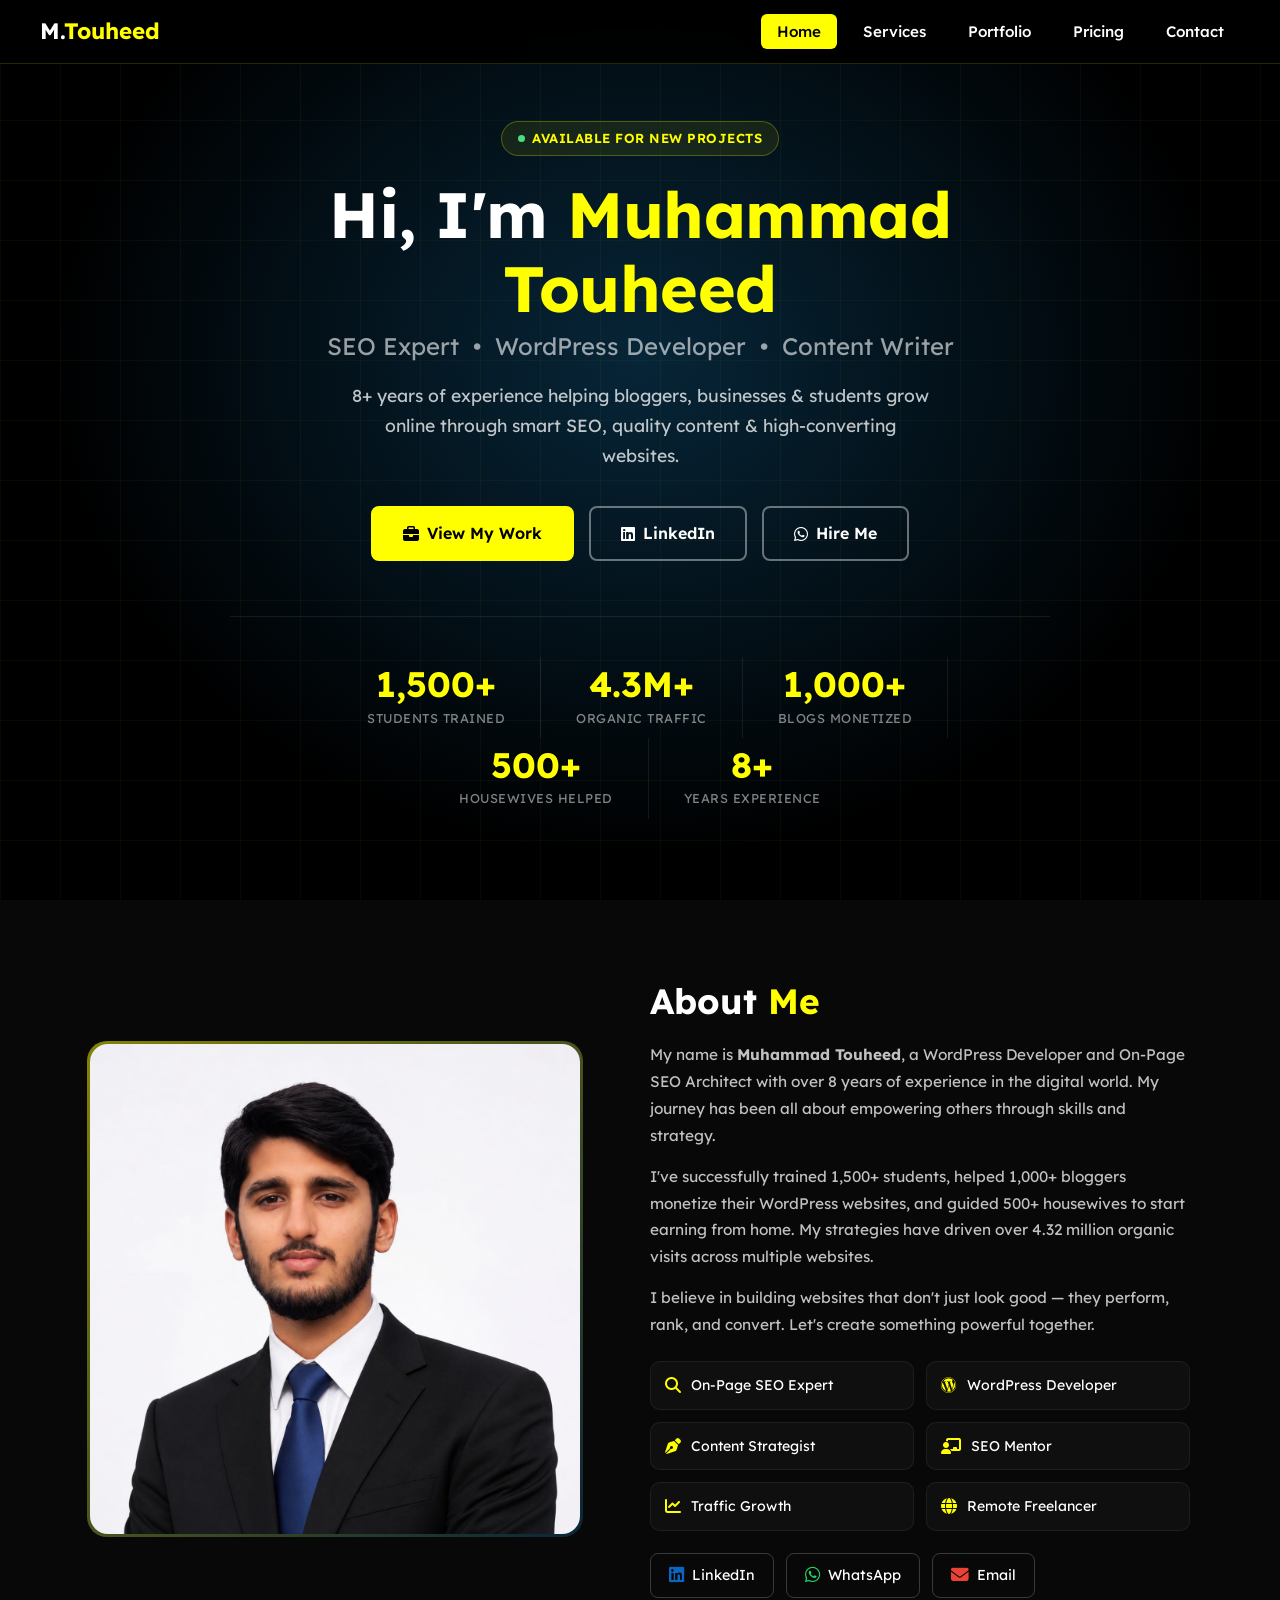
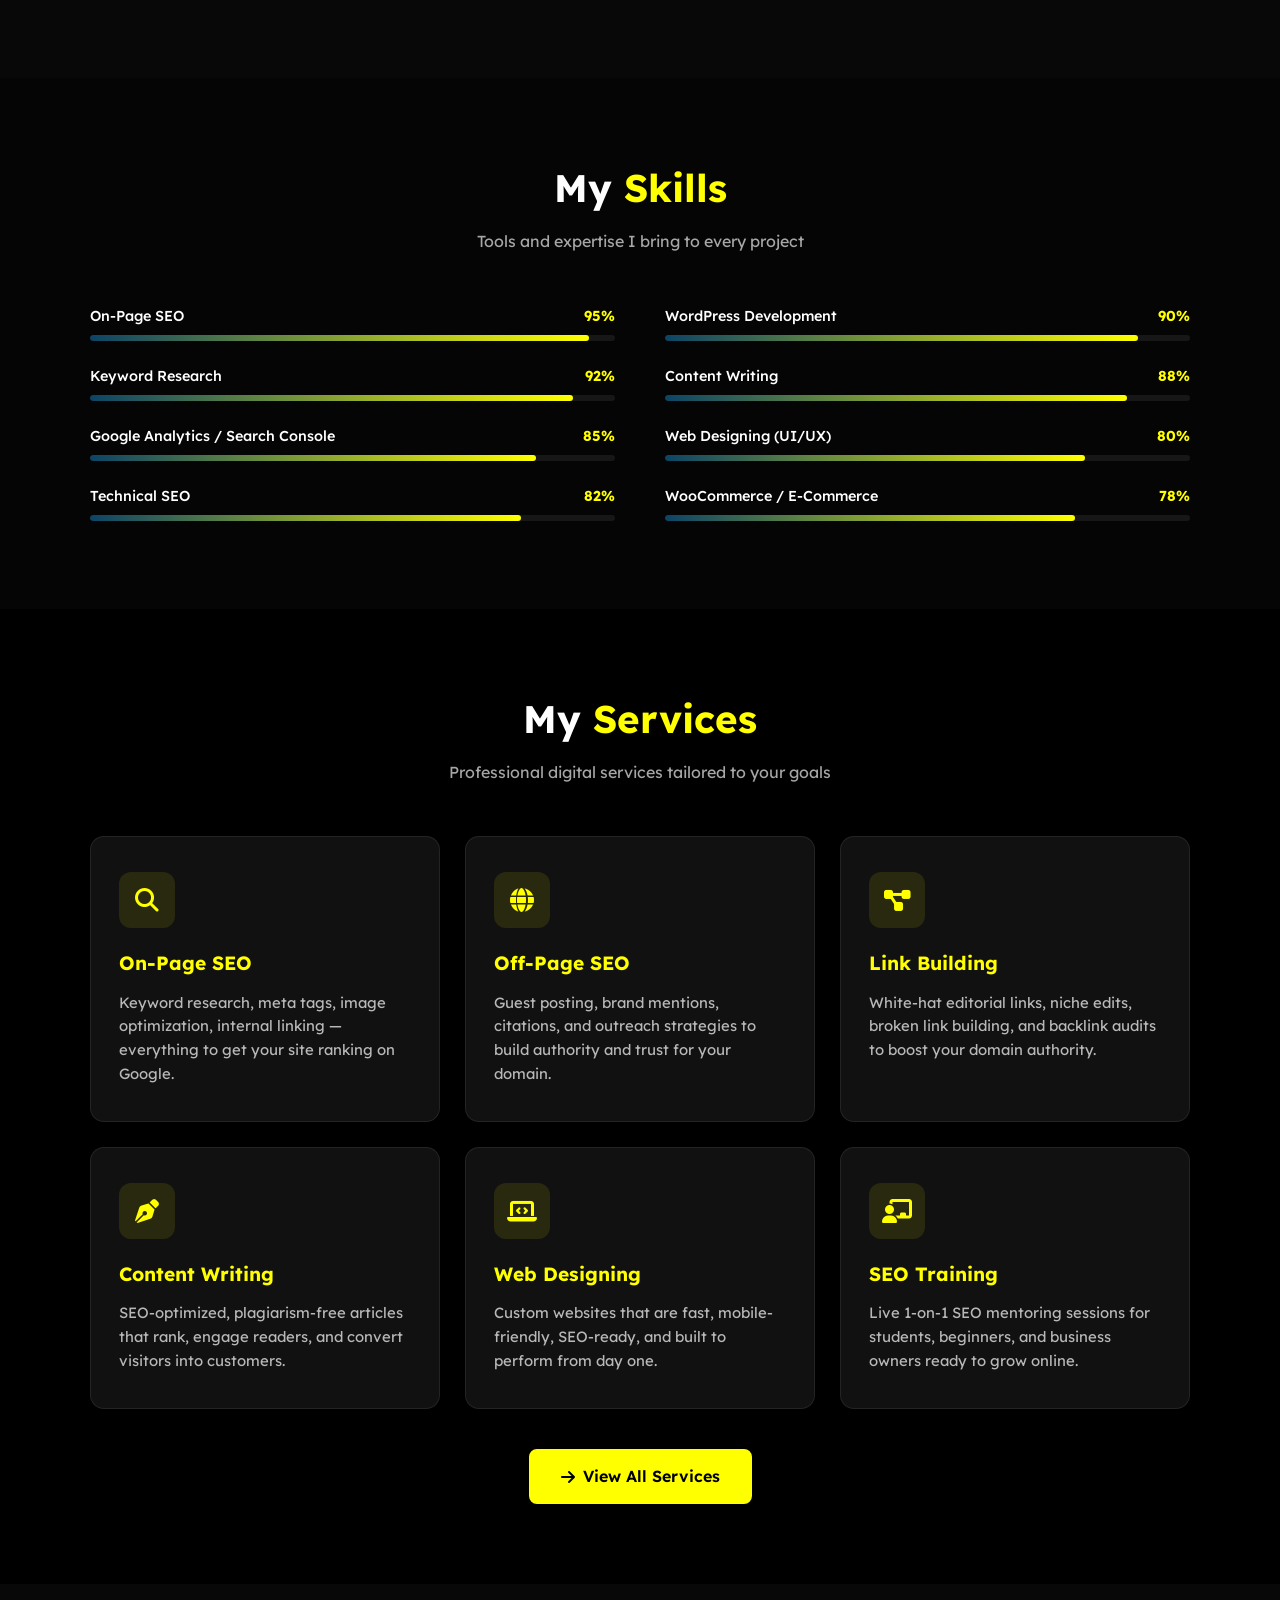
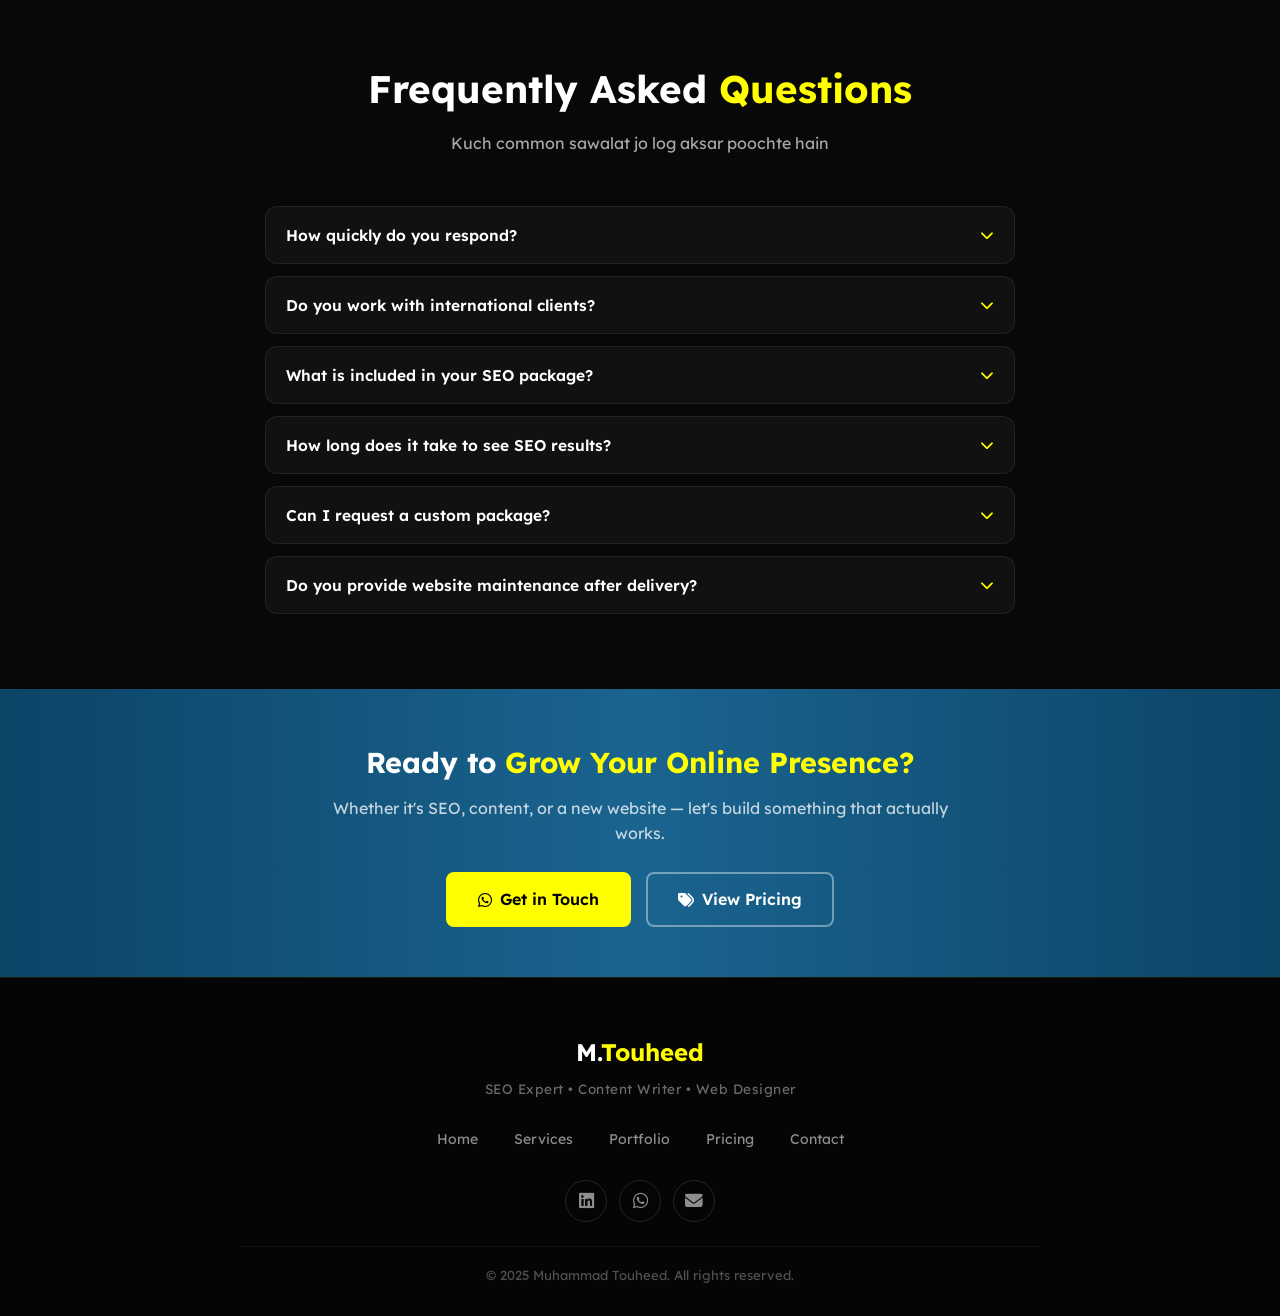
<file: index.html>
<!DOCTYPE html>
<html lang="en">
<head>
  <meta charset="UTF-8">
  <meta name="viewport" content="width=device-width, initial-scale=1.0">
  <meta name="description" content="Muhammad Touheed - SEO Expert, WordPress Developer & Content Writer. 8+ years of experience helping businesses grow online.">
  <title>Muhammad Touheed | SEO Expert & WordPress Developer</title>
  <link rel="stylesheet" href="css/style.css">
  <link rel="preconnect" href="https://fonts.googleapis.com">
  <link href="https://fonts.googleapis.com/css2?family=Lexend:wght@300;400;500;600;700&family=Open+Sans:wght@400;600;700&display=swap" rel="stylesheet">
  <link rel="stylesheet" href="https://cdnjs.cloudflare.com/ajax/libs/font-awesome/6.5.0/css/all.min.css">
</head>
<body>

  <!-- NAVBAR -->
  <nav>
    <a href="index.html" class="logo">M.<span>Touheed</span></a>
    <button class="hamburger" id="hamburger" aria-label="Menu">
      <i class="fas fa-bars"></i>
    </button>
    <ul id="nav-menu">
      <li><a href="index.html" class="active">Home</a></li>
      <li><a href="pages/services.html">Services</a></li>
      <li><a href="pages/portfolio.html">Portfolio</a></li>
      <li><a href="pages/pricing.html">Pricing</a></li>
      <li><a href="pages/contact.html">Contact</a></li>
    </ul>
  </nav>

  <!-- HERO -->
  <section class="hero">
    <div class="hero-content">
      <div class="hero-badge">
        <span></span> Available for new projects
      </div>
      <h1>
        Hi, I'm <span>Muhammad Touheed</span>
        <span class="role">SEO Expert &nbsp;•&nbsp; WordPress Developer &nbsp;•&nbsp; Content Writer</span>
      </h1>
      <p>8+ years of experience helping bloggers, businesses & students grow online through smart SEO, quality content & high-converting websites.</p>
      <div class="hero-btns">
        <a href="pages/portfolio.html" class="btn btn-primary"><i class="fas fa-briefcase"></i> View My Work</a>
        <a href="https://www.linkedin.com/in/muhammad-touheed-7295093a2" target="_blank" class="btn btn-outline"><i class="fab fa-linkedin"></i> LinkedIn</a>
        <a href="pages/contact.html" class="btn btn-outline"><i class="fab fa-whatsapp"></i> Hire Me</a>
      </div>
      <div class="stats">
        <div class="stat-item">
          <div class="number">1,500+</div>
          <div class="label">Students Trained</div>
        </div>
        <div class="stat-item">
          <div class="number">4.3M+</div>
          <div class="label">Organic Traffic</div>
        </div>
        <div class="stat-item">
          <div class="number">1,000+</div>
          <div class="label">Blogs Monetized</div>
        </div>
        <div class="stat-item">
          <div class="number">500+</div>
          <div class="label">Housewives Helped</div>
        </div>
        <div class="stat-item">
          <div class="number">8+</div>
          <div class="label">Years Experience</div>
        </div>
      </div>
    </div>
  </section>

  <!-- ABOUT -->
  <section class="about">
    <div class="container">
      <div class="about-grid">
        <div class="about-img">
          <img src="pics/Profile pic.jpeg" alt="Muhammad Touheed">
        </div>
        <div class="about-text">
          <h2>About <span>Me</span></h2>
          <p>My name is <strong>Muhammad Touheed</strong>, a WordPress Developer and On-Page SEO Architect with over 8 years of experience in the digital world. My journey has been all about empowering others through skills and strategy.</p>
          <p>I've successfully trained 1,500+ students, helped 1,000+ bloggers monetize their WordPress websites, and guided 500+ housewives to start earning from home. My strategies have driven over 4.32 million organic visits across multiple websites.</p>
          <p>I believe in building websites that don't just look good — they perform, rank, and convert. Let's create something powerful together.</p>

          <div class="about-highlights">
            <div class="highlight-item"><i class="fas fa-search"></i> On-Page SEO Expert</div>
            <div class="highlight-item"><i class="fab fa-wordpress"></i> WordPress Developer</div>
            <div class="highlight-item"><i class="fas fa-pen-nib"></i> Content Strategist</div>
            <div class="highlight-item"><i class="fas fa-chalkboard-teacher"></i> SEO Mentor</div>
            <div class="highlight-item"><i class="fas fa-chart-line"></i> Traffic Growth</div>
            <div class="highlight-item"><i class="fas fa-globe"></i> Remote Freelancer</div>
          </div>

          <div class="social-links">
            <a href="https://www.linkedin.com/in/muhammad-touheed-7295093a2" target="_blank" class="social-link linkedin">
              <i class="fab fa-linkedin"></i> LinkedIn
            </a>
            <a href="https://wa.me/923220778250" target="_blank" class="social-link whatsapp">
              <i class="fab fa-whatsapp"></i> WhatsApp
            </a>
            <a href="mailto:seoagency.global1@gmail.com" class="social-link email">
              <i class="fas fa-envelope"></i> Email
            </a>
          </div>
        </div>
      </div>
    </div>
  </section>

  <!-- SKILLS -->
  <section class="skills-section">
    <div class="container">
      <div class="section-title">
        <h2>My <span>Skills</span></h2>
        <p>Tools and expertise I bring to every project</p>
      </div>
      <div class="skills-grid">
        <div class="skill-item">
          <div class="skill-header"><span>On-Page SEO</span><span>95%</span></div>
          <div class="skill-bar"><div class="skill-fill" data-width="95"></div></div>
        </div>
        <div class="skill-item">
          <div class="skill-header"><span>WordPress Development</span><span>90%</span></div>
          <div class="skill-bar"><div class="skill-fill" data-width="90"></div></div>
        </div>
        <div class="skill-item">
          <div class="skill-header"><span>Keyword Research</span><span>92%</span></div>
          <div class="skill-bar"><div class="skill-fill" data-width="92"></div></div>
        </div>
        <div class="skill-item">
          <div class="skill-header"><span>Content Writing</span><span>88%</span></div>
          <div class="skill-bar"><div class="skill-fill" data-width="88"></div></div>
        </div>
        <div class="skill-item">
          <div class="skill-header"><span>Google Analytics / Search Console</span><span>85%</span></div>
          <div class="skill-bar"><div class="skill-fill" data-width="85"></div></div>
        </div>
        <div class="skill-item">
          <div class="skill-header"><span>Web Designing (UI/UX)</span><span>80%</span></div>
          <div class="skill-bar"><div class="skill-fill" data-width="80"></div></div>
        </div>
        <div class="skill-item">
          <div class="skill-header"><span>Technical SEO</span><span>82%</span></div>
          <div class="skill-bar"><div class="skill-fill" data-width="82"></div></div>
        </div>
        <div class="skill-item">
          <div class="skill-header"><span>WooCommerce / E-Commerce</span><span>78%</span></div>
          <div class="skill-bar"><div class="skill-fill" data-width="78"></div></div>
        </div>
      </div>
    </div>
  </section>

  <!-- SERVICES PREVIEW -->
  <section style="background:#000; padding:80px 20px;">
    <div class="container">
      <div class="section-title">
        <h2>My <span>Services</span></h2>
        <p>Professional digital services tailored to your goals</p>
      </div>
      <div class="services-grid">
        <div class="service-card">
          <div class="service-icon"><i class="fas fa-search"></i></div>
          <h3>On-Page SEO</h3>
          <p>Keyword research, meta tags, image optimization, internal linking — everything to get your site ranking on Google.</p>
        </div>
        <div class="service-card">
          <div class="service-icon"><i class="fas fa-globe"></i></div>
          <h3>Off-Page SEO</h3>
          <p>Guest posting, brand mentions, citations, and outreach strategies to build authority and trust for your domain.</p>
        </div>
        <div class="service-card">
          <div class="service-icon"><i class="fas fa-project-diagram"></i></div>
          <h3>Link Building</h3>
          <p>White-hat editorial links, niche edits, broken link building, and backlink audits to boost your domain authority.</p>
        </div>
        <div class="service-card">
          <div class="service-icon"><i class="fas fa-pen-nib"></i></div>
          <h3>Content Writing</h3>
          <p>SEO-optimized, plagiarism-free articles that rank, engage readers, and convert visitors into customers.</p>
        </div>
        <div class="service-card">
          <div class="service-icon"><i class="fas fa-laptop-code"></i></div>
          <h3>Web Designing</h3>
          <p>Custom websites that are fast, mobile-friendly, SEO-ready, and built to perform from day one.</p>
        </div>
        <div class="service-card">
          <div class="service-icon"><i class="fas fa-chalkboard-teacher"></i></div>
          <h3>SEO Training</h3>
          <p>Live 1-on-1 SEO mentoring sessions for students, beginners, and business owners ready to grow online.</p>
        </div>
      </div>
      <div style="text-align:center; margin-top:40px;">
        <a href="pages/services.html" class="btn btn-primary"><i class="fas fa-arrow-right"></i> View All Services</a>
      </div>
    </div>
  </section>

  <!-- FAQ SECTION -->
  <section style="padding:75px 20px; background:#080808;">
    <div class="container" style="max-width:750px;">
      <div class="section-title">
        <h2>Frequently Asked <span>Questions</span></h2>
        <p>Kuch common sawalat jo log aksar poochte hain</p>
      </div>
      <div style="display:flex; flex-direction:column; gap:12px;" id="faq-list">

        <div class="faq-item">
          <button class="faq-q" onclick="toggleFaq(this)">
            <span>How quickly do you respond?</span>
            <i class="fas fa-chevron-down"></i>
          </button>
          <div class="faq-a">I typically respond within 2–4 hours on WhatsApp. For emails, expect a reply within 24 hours.</div>
        </div>

        <div class="faq-item">
          <button class="faq-q" onclick="toggleFaq(this)">
            <span>Do you work with international clients?</span>
            <i class="fas fa-chevron-down"></i>
          </button>
          <div class="faq-a">Yes! I work with clients from all over the world. Payment can be done via international methods for overseas clients.</div>
        </div>

        <div class="faq-item">
          <button class="faq-q" onclick="toggleFaq(this)">
            <span>What is included in your SEO package?</span>
            <i class="fas fa-chevron-down"></i>
          </button>
          <div class="faq-a">Keyword research, on-page optimization, meta tags, image optimization, internal linking, and a detailed report. Custom packages also available.</div>
        </div>

        <div class="faq-item">
          <button class="faq-q" onclick="toggleFaq(this)">
            <span>How long does it take to see SEO results?</span>
            <i class="fas fa-chevron-down"></i>
          </button>
          <div class="faq-a">Typically 2–4 months for noticeable organic traffic growth, depending on website age, niche competition, and content quality.</div>
        </div>

        <div class="faq-item">
          <button class="faq-q" onclick="toggleFaq(this)">
            <span>Can I request a custom package?</span>
            <i class="fas fa-chevron-down"></i>
          </button>
          <div class="faq-a">Absolutely! Every project is unique. Message me on WhatsApp and we'll create a plan that fits your goals and budget.</div>
        </div>

        <div class="faq-item">
          <button class="faq-q" onclick="toggleFaq(this)">
            <span>Do you provide website maintenance after delivery?</span>
            <i class="fas fa-chevron-down"></i>
          </button>
          <div class="faq-a">Yes, I offer 30-day free support after website delivery. Ongoing maintenance packages are also available at affordable rates.</div>
        </div>

      </div>
    </div>
  </section>

  <!-- CTA STRIP -->
  <div class="cta-strip">
    <div class="container" style="max-width:650px;">
      <h2>Ready to <span style="color:var(--accent);">Grow Your Online Presence?</span></h2>
      <p>Whether it's SEO, content, or a new website — let's build something that actually works.</p>
      <div style="display:flex; gap:15px; justify-content:center; flex-wrap:wrap;">
        <a href="pages/contact.html" class="btn btn-primary"><i class="fab fa-whatsapp"></i> Get in Touch</a>
        <a href="pages/pricing.html" class="btn btn-outline"><i class="fas fa-tags"></i> View Pricing</a>
      </div>
    </div>
  </div>

  <!-- FOOTER -->
  <footer>
    <div class="footer-inner">
      <div class="footer-logo">M.<span>Touheed</span></div>
      <p class="footer-tagline">SEO Expert &bull; Content Writer &bull; Web Designer</p>
      <div class="footer-links">
        <a href="index.html">Home</a>
        <a href="pages/services.html">Services</a>
        <a href="pages/portfolio.html">Portfolio</a>
        <a href="pages/pricing.html">Pricing</a>
        <a href="pages/contact.html">Contact</a>
      </div>
      <div class="footer-socials">
        <a href="https://www.linkedin.com/in/muhammad-touheed-7295093a2" target="_blank" class="fsoc linkedin"><i class="fab fa-linkedin"></i></a>
        <a href="https://wa.me/923220778250" target="_blank" class="fsoc whatsapp"><i class="fab fa-whatsapp"></i></a>
        <a href="mailto:seoagency.global1@gmail.com" class="fsoc email"><i class="fas fa-envelope"></i></a>
      </div>
      <p class="footer-copy">&copy; 2025 Muhammad Touheed. All rights reserved.</p>
    </div>
  </footer>

  <script src="js/main.js"></script>
  <script>
    // Animate skill bars on scroll
    const fills = document.querySelectorAll('.skill-fill');
    const observer = new IntersectionObserver(entries => {
      entries.forEach(e => {
        if (e.isIntersecting) {
          e.target.style.width = e.target.dataset.width + '%';
          observer.unobserve(e.target);
        }
      });
    }, { threshold: 0.3 });
    fills.forEach(f => observer.observe(f));

    // FAQ toggle
    function toggleFaq(btn) {
      const item = btn.parentElement;
      const isOpen = item.classList.contains('open');
      document.querySelectorAll('.faq-item.open').forEach(i => i.classList.remove('open'));
      if (!isOpen) item.classList.add('open');
    }
  </script>
</body>
</html>
</file>
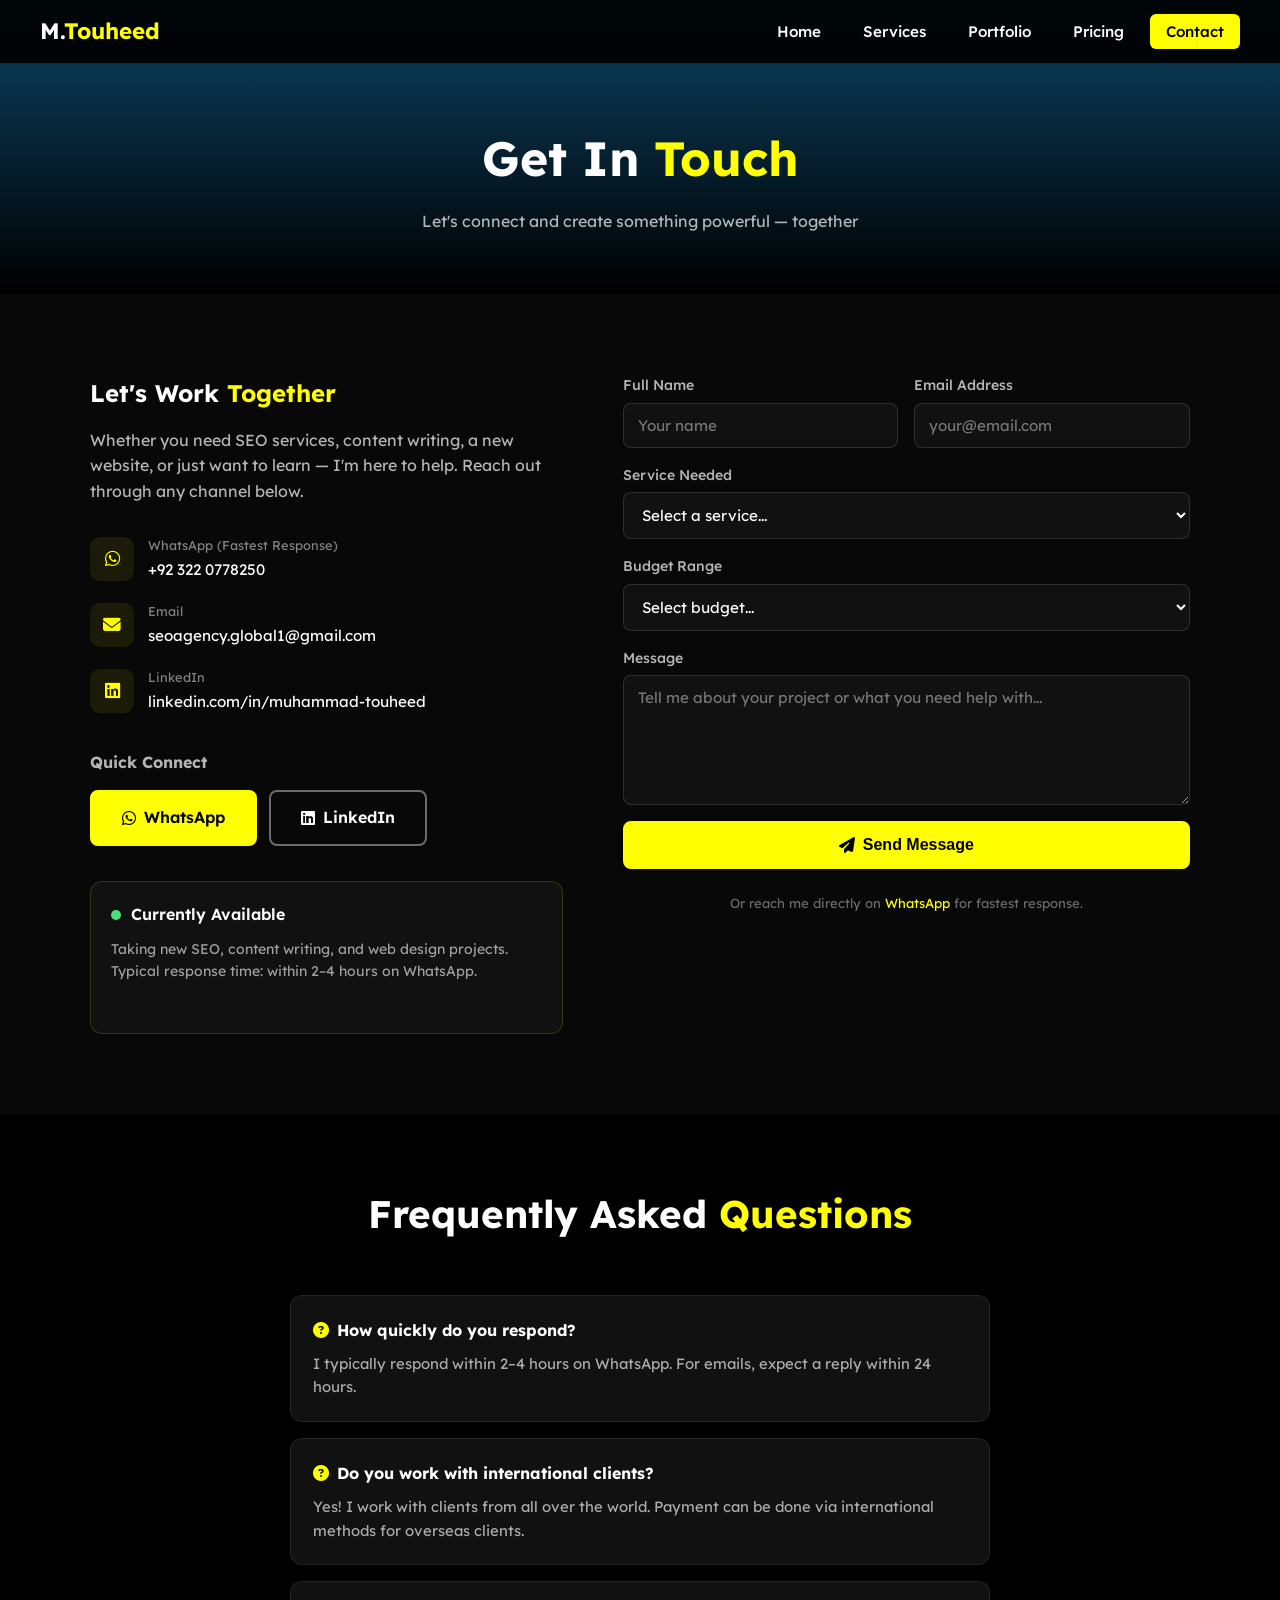
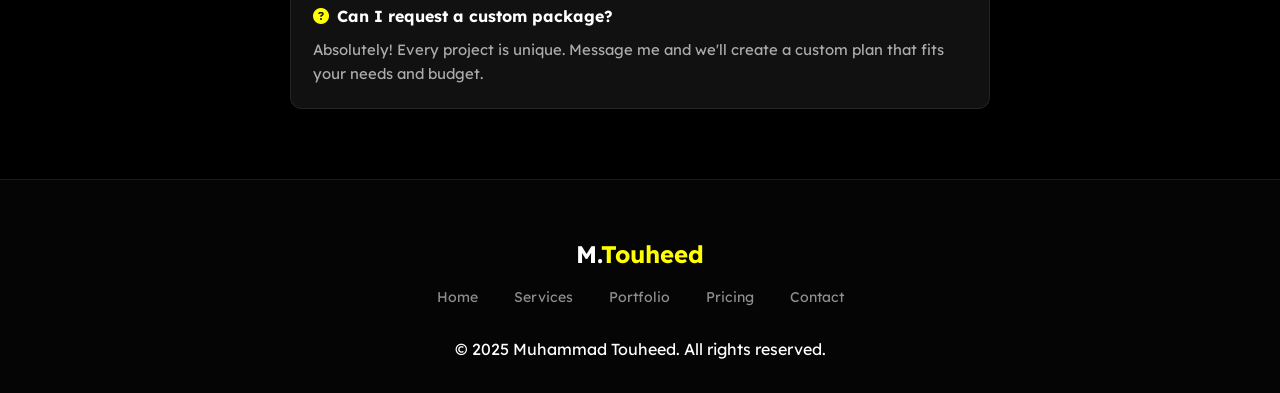
<file: pages/contact.html>
<!DOCTYPE html>
<html lang="en">
<head>
  <meta charset="UTF-8">
  <meta name="viewport" content="width=device-width, initial-scale=1.0">
  <meta name="description" content="Contact Muhammad Touheed - SEO Expert & WordPress Developer">
  <title>Contact | Muhammad Touheed</title>
  <link rel="stylesheet" href="../css/style.css">
  <link rel="preconnect" href="https://fonts.googleapis.com">
  <link href="https://fonts.googleapis.com/css2?family=Lexend:wght@300;400;500;600;700&display=swap" rel="stylesheet">
  <link rel="stylesheet" href="https://cdnjs.cloudflare.com/ajax/libs/font-awesome/6.5.0/css/all.min.css">
</head>
<body>

  <nav>
    <a href="../index.html" class="logo">M.<span>Touheed</span></a>
    <button class="hamburger" id="hamburger"><i class="fas fa-bars"></i></button>
    <ul id="nav-menu">
      <li><a href="../index.html">Home</a></li>
      <li><a href="services.html">Services</a></li>
      <li><a href="portfolio.html">Portfolio</a></li>
      <li><a href="pricing.html">Pricing</a></li>
      <li><a href="contact.html" class="active">Contact</a></li>
    </ul>
  </nav>

  <div class="page-hero">
    <h1>Get In <span>Touch</span></h1>
    <p>Let's connect and create something powerful — together</p>
  </div>

  <section class="contact">
    <div class="container">
      <div class="contact-grid">

        <!-- CONTACT INFO -->
        <div class="contact-info">
          <h3>Let's Work <span style="color:var(--accent);">Together</span></h3>
          <p>Whether you need SEO services, content writing, a new website, or just want to learn — I'm here to help. Reach out through any channel below.</p>

          <div class="contact-item">
            <div class="icon"><i class="fab fa-whatsapp"></i></div>
            <div>
              <div style="font-size:0.8rem; color:rgba(255,255,255,0.5); margin-bottom:2px;">WhatsApp (Fastest Response)</div>
              <a href="https://wa.me/923220778250" target="_blank">+92 322 0778250</a>
            </div>
          </div>

          <div class="contact-item">
            <div class="icon"><i class="fas fa-envelope"></i></div>
            <div>
              <div style="font-size:0.8rem; color:rgba(255,255,255,0.5); margin-bottom:2px;">Email</div>
              <a href="mailto:seoagency.global1@gmail.com">seoagency.global1@gmail.com</a>
            </div>
          </div>

          <div class="contact-item">
            <div class="icon"><i class="fab fa-linkedin"></i></div>
            <div>
              <div style="font-size:0.8rem; color:rgba(255,255,255,0.5); margin-bottom:2px;">LinkedIn</div>
              <a href="https://www.linkedin.com/in/muhammad-touheed-7295093a2" target="_blank">linkedin.com/in/muhammad-touheed</a>
            </div>
          </div>

          <div style="margin-top:35px;">
            <h4 style="margin-bottom:15px; font-size:1rem; color:rgba(255,255,255,0.7);">Quick Connect</h4>
            <div style="display:flex; gap:12px; flex-wrap:wrap;">
              <a href="https://wa.me/923220778250" target="_blank" class="btn btn-primary">
                <i class="fab fa-whatsapp"></i> WhatsApp
              </a>
              <a href="https://www.linkedin.com/in/muhammad-touheed-7295093a2" target="_blank" class="btn btn-outline">
                <i class="fab fa-linkedin"></i> LinkedIn
              </a>
            </div>
          </div>

          <!-- AVAILABILITY -->
          <div style="margin-top:35px; background:var(--card-bg); border:1px solid rgba(255,255,0,0.15); border-radius:12px; padding:20px;">
            <div style="display:flex; align-items:center; gap:10px; margin-bottom:10px;">
              <span style="width:10px; height:10px; background:#4ade80; border-radius:50%; display:inline-block;"></span>
              <span style="font-weight:600;">Currently Available</span>
            </div>
            <p style="color:rgba(255,255,255,0.6); font-size:0.88rem;">Taking new SEO, content writing, and web design projects. Typical response time: within 2–4 hours on WhatsApp.</p>
          </div>
        </div>

        <!-- CONTACT FORM -->
        <div>
          <form class="contact-form" action="https://formspree.io/f/your-form-id" method="POST">
            <div style="display:grid; grid-template-columns:1fr 1fr; gap:16px;">
              <div class="form-group">
                <label for="name">Full Name</label>
                <input type="text" id="name" name="name" placeholder="Your name" required>
              </div>
              <div class="form-group">
                <label for="email">Email Address</label>
                <input type="email" id="email" name="email" placeholder="your@email.com" required>
              </div>
            </div>
            <div class="form-group">
              <label for="service">Service Needed</label>
              <select id="service" name="service">
                <option value="">Select a service...</option>
                <option value="seo">On-Page SEO</option>
                <option value="content">Content Writing</option>
                <option value="web">Web Designing</option>
                <option value="training">SEO Training</option>
                <option value="other">Other</option>
              </select>
            </div>
            <div class="form-group">
              <label for="budget">Budget Range</label>
              <select id="budget" name="budget">
                <option value="">Select budget...</option>
                <option>Under PKR 5,000</option>
                <option>PKR 5,000 – 15,000</option>
                <option>PKR 15,000 – 30,000</option>
                <option>$100 – $250 (USD)</option>
                <option>$250+ (USD)</option>
              </select>
            </div>
            <div class="form-group">
              <label for="message">Message</label>
              <textarea id="message" name="message" placeholder="Tell me about your project or what you need help with..." required></textarea>
            </div>
            <button type="submit" class="btn btn-primary" style="width:100%; justify-content:center; font-size:1rem;">
              <i class="fas fa-paper-plane"></i> Send Message
            </button>
            <p style="text-align:center; color:rgba(255,255,255,0.4); font-size:0.82rem; margin-top:8px;">
              Or reach me directly on <a href="https://wa.me/923220778250" target="_blank" style="color:var(--accent); text-decoration:none;">WhatsApp</a> for fastest response.
            </p>
          </form>
        </div>

      </div>
    </div>
  </section>

  <!-- FAQ -->
  <section style="padding:70px 20px; background:#000;">
    <div class="container" style="max-width:700px;">
      <div class="section-title">
        <h2>Frequently Asked <span>Questions</span></h2>
      </div>
      <div style="display:flex; flex-direction:column; gap:16px;">
        <div style="background:var(--card-bg); border:1px solid rgba(255,255,255,0.08); border-radius:12px; padding:22px;">
          <h4 style="margin-bottom:8px;"><i class="fas fa-question-circle" style="color:var(--accent); margin-right:8px;"></i>How quickly do you respond?</h4>
          <p style="color:rgba(255,255,255,0.65); font-size:0.93rem;">I typically respond within 2–4 hours on WhatsApp. For emails, expect a reply within 24 hours.</p>
        </div>
        <div style="background:var(--card-bg); border:1px solid rgba(255,255,255,0.08); border-radius:12px; padding:22px;">
          <h4 style="margin-bottom:8px;"><i class="fas fa-question-circle" style="color:var(--accent); margin-right:8px;"></i>Do you work with international clients?</h4>
          <p style="color:rgba(255,255,255,0.65); font-size:0.93rem;">Yes! I work with clients from all over the world. Payment can be done via international methods for overseas clients.</p>
        </div>
        <div style="background:var(--card-bg); border:1px solid rgba(255,255,255,0.08); border-radius:12px; padding:22px;">
          <h4 style="margin-bottom:8px;"><i class="fas fa-question-circle" style="color:var(--accent); margin-right:8px;"></i>Can I request a custom package?</h4>
          <p style="color:rgba(255,255,255,0.65); font-size:0.93rem;">Absolutely! Every project is unique. Message me and we'll create a custom plan that fits your needs and budget.</p>
        </div>
      </div>
    </div>
  </section>

  <footer>
    <div class="footer-inner">
      <div class="footer-logo">M.<span>Touheed</span></div>
      <div class="footer-links">
        <a href="../index.html">Home</a>
        <a href="services.html">Services</a>
        <a href="portfolio.html">Portfolio</a>
        <a href="pricing.html">Pricing</a>
        <a href="contact.html">Contact</a>
      </div>
      <p>&copy; 2025 Muhammad Touheed. All rights reserved.</p>
    </div>
  </footer>

  <script src="../js/main.js"></script>
</body>
</html>
</file>
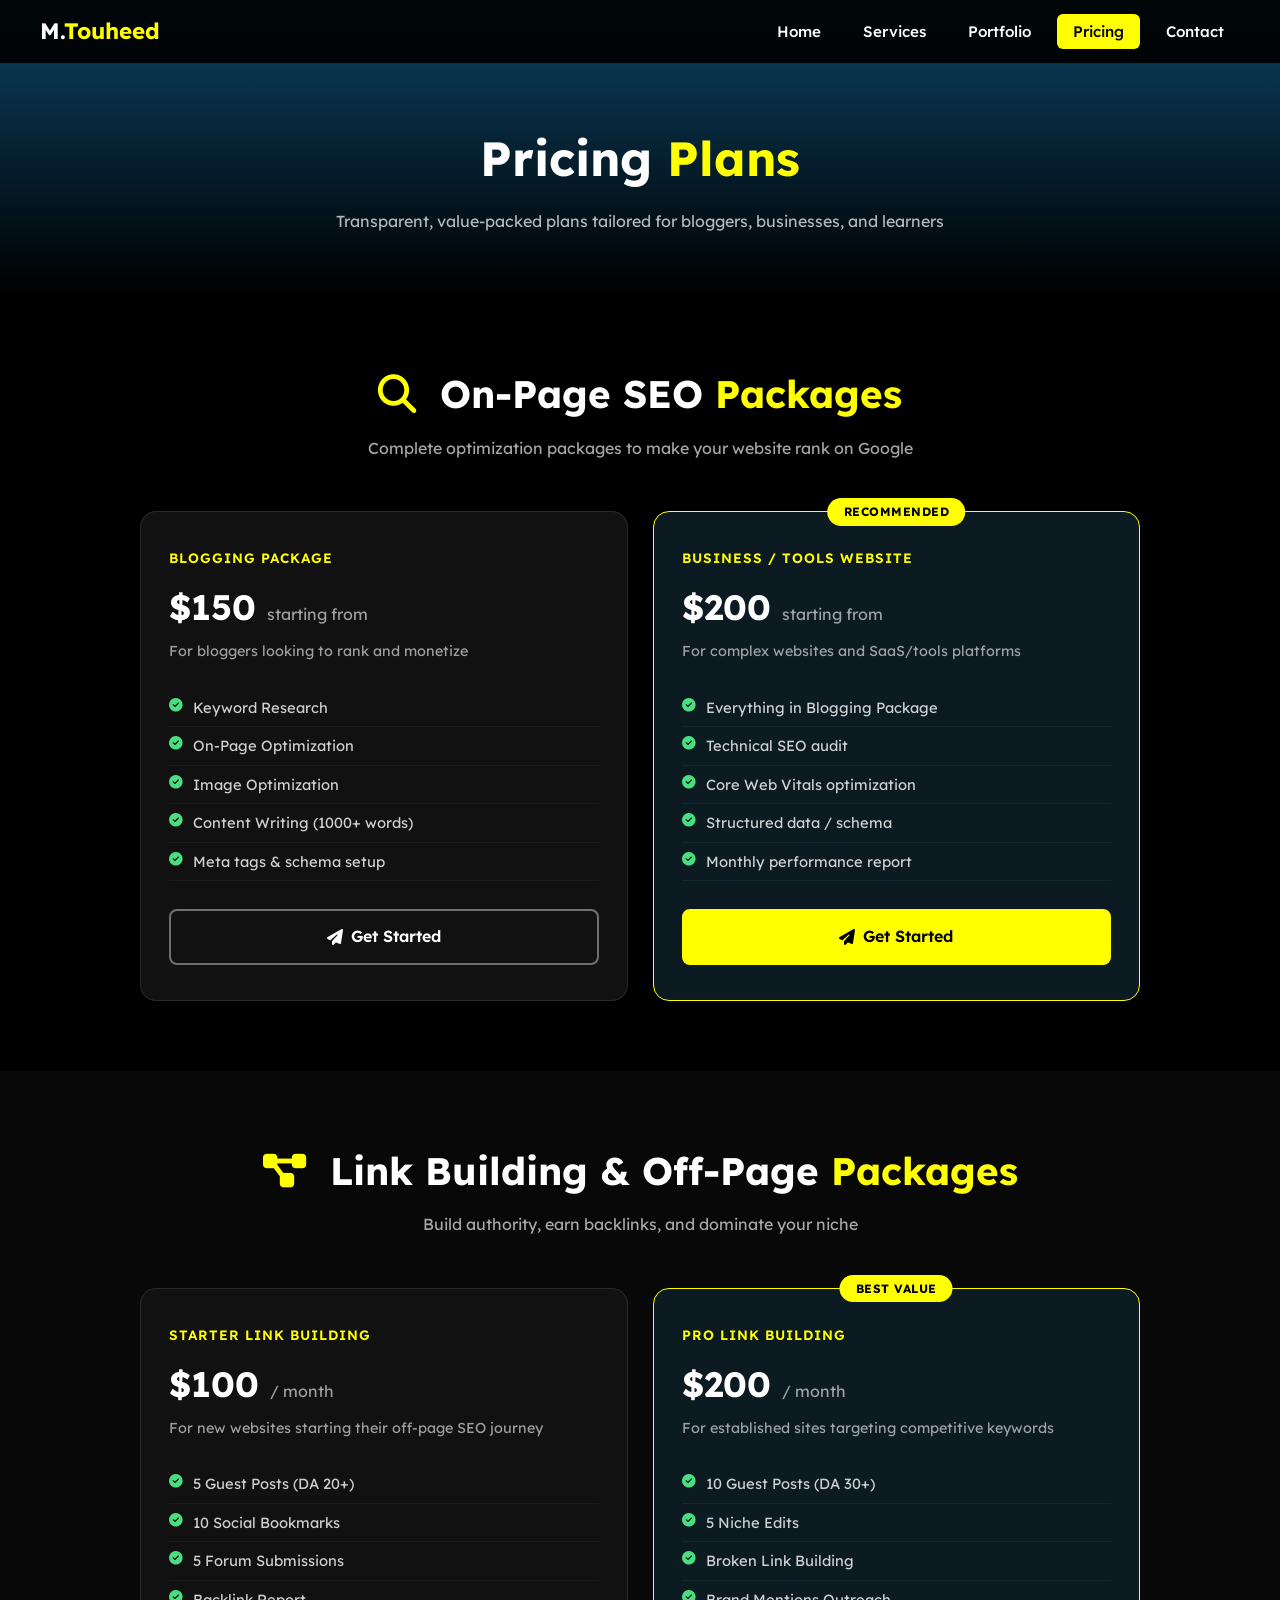
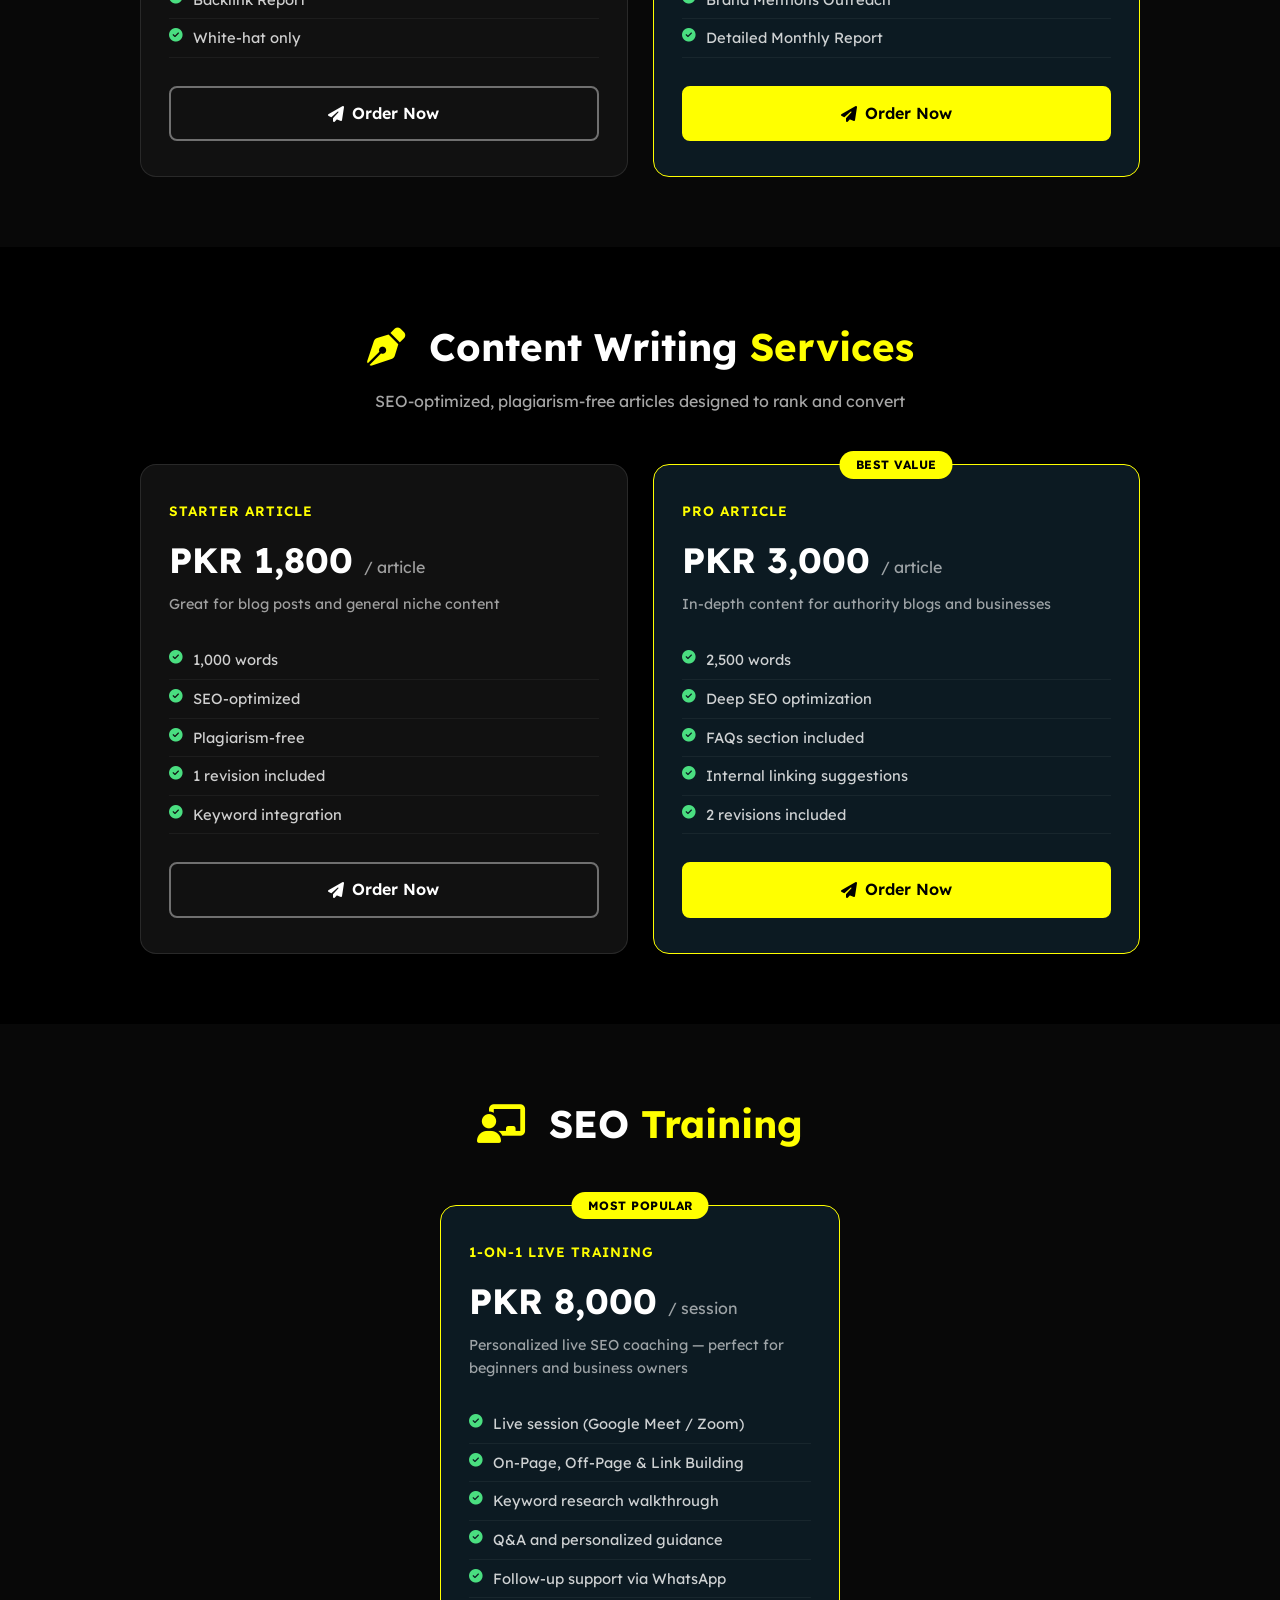
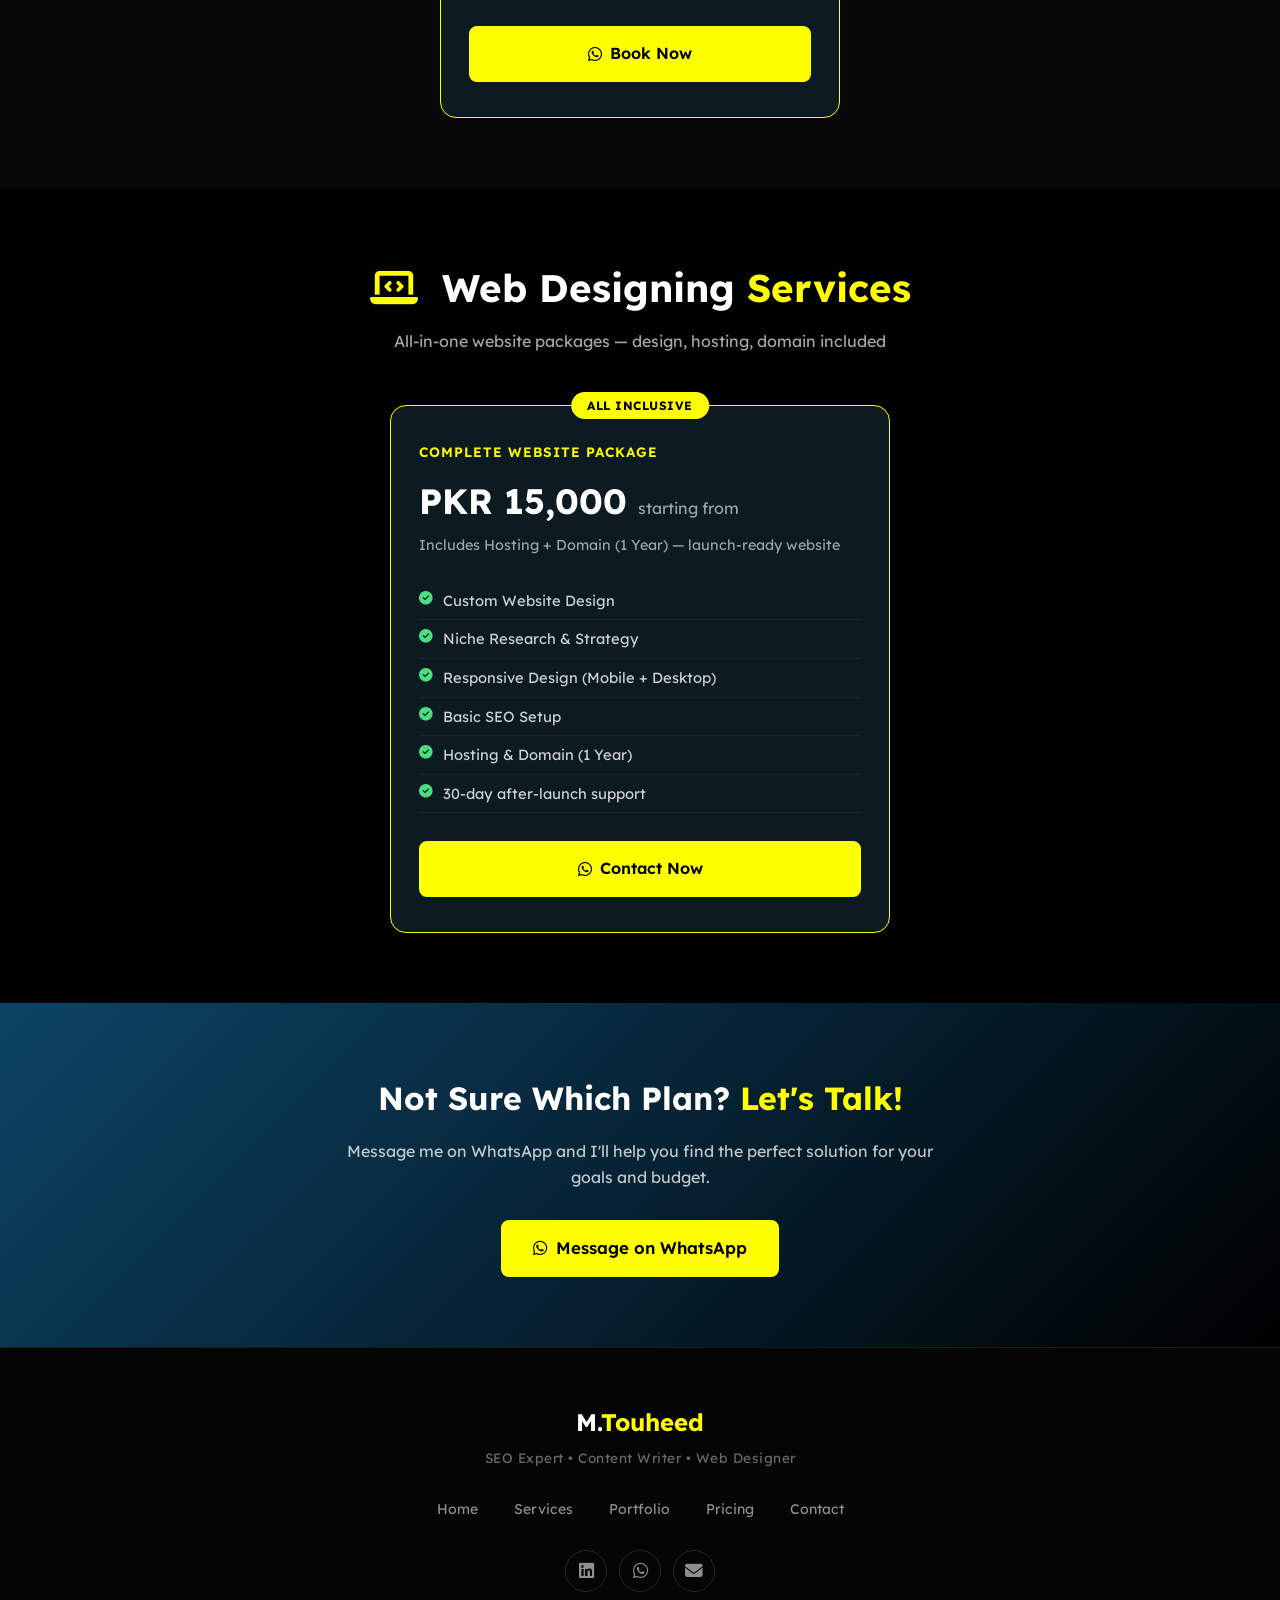
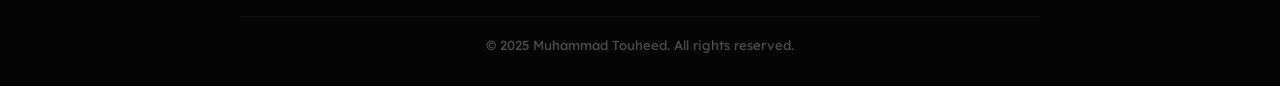
<file: pages/pricing.html>
<!DOCTYPE html>
<html lang="en">
<head>
  <meta charset="UTF-8">
  <meta name="viewport" content="width=device-width, initial-scale=1.0">
  <meta name="description" content="Muhammad Touheed - Transparent pricing for SEO, Content Writing & Web Designing services">
  <title>Pricing Plans | Muhammad Touheed</title>
  <link rel="stylesheet" href="../css/style.css">
  <link rel="preconnect" href="https://fonts.googleapis.com">
  <link href="https://fonts.googleapis.com/css2?family=Lexend:wght@300;400;500;600;700&display=swap" rel="stylesheet">
  <link rel="stylesheet" href="https://cdnjs.cloudflare.com/ajax/libs/font-awesome/6.5.0/css/all.min.css">
</head>
<body>

  <nav>
    <a href="../index.html" class="logo">M.<span>Touheed</span></a>
    <button class="hamburger" id="hamburger"><i class="fas fa-bars"></i></button>
    <ul id="nav-menu">
      <li><a href="../index.html">Home</a></li>
      <li><a href="services.html">Services</a></li>
      <li><a href="portfolio.html">Portfolio</a></li>
      <li><a href="pricing.html" class="active">Pricing</a></li>
      <li><a href="contact.html">Contact</a></li>
    </ul>
  </nav>

  <div class="page-hero">
    <h1>Pricing <span>Plans</span></h1>
    <p>Transparent, value-packed plans tailored for bloggers, businesses, and learners</p>
  </div>

  <!-- ON-PAGE SEO PACKAGES -->
  <section style="padding:70px 20px; background:#000;">
    <div class="container">
      <div class="section-title">
        <h2><i class="fas fa-search" style="color:var(--accent);"></i> &nbsp;On-Page SEO <span>Packages</span></h2>
        <p>Complete optimization packages to make your website rank on Google</p>
      </div>
      <div class="pricing-grid">
        <div class="pricing-card">
          <div class="plan-name">Blogging Package</div>
          <div class="price">$150 <span>starting from</span></div>
          <div class="desc">For bloggers looking to rank and monetize</div>
          <ul class="pricing-features">
            <li><i class="fas fa-check-circle"></i> Keyword Research</li>
            <li><i class="fas fa-check-circle"></i> On-Page Optimization</li>
            <li><i class="fas fa-check-circle"></i> Image Optimization</li>
            <li><i class="fas fa-check-circle"></i> Content Writing (1000+ words)</li>
            <li><i class="fas fa-check-circle"></i> Meta tags & schema setup</li>
          </ul>
          <a href="contact.html" class="btn btn-outline" style="width:100%; justify-content:center;"><i class="fas fa-paper-plane"></i> Get Started</a>
        </div>
        <div class="pricing-card featured">
          <div class="featured-badge">Recommended</div>
          <div class="plan-name">Business / Tools Website</div>
          <div class="price">$200 <span>starting from</span></div>
          <div class="desc">For complex websites and SaaS/tools platforms</div>
          <ul class="pricing-features">
            <li><i class="fas fa-check-circle"></i> Everything in Blogging Package</li>
            <li><i class="fas fa-check-circle"></i> Technical SEO audit</li>
            <li><i class="fas fa-check-circle"></i> Core Web Vitals optimization</li>
            <li><i class="fas fa-check-circle"></i> Structured data / schema</li>
            <li><i class="fas fa-check-circle"></i> Monthly performance report</li>
          </ul>
          <a href="contact.html" class="btn btn-primary" style="width:100%; justify-content:center;"><i class="fas fa-paper-plane"></i> Get Started</a>
        </div>
      </div>
    </div>
  </section>

  <!-- OFF-PAGE SEO & LINK BUILDING -->
  <section style="padding:70px 20px; background:#080808;">
    <div class="container">
      <div class="section-title">
        <h2><i class="fas fa-project-diagram" style="color:var(--accent);"></i> &nbsp;Link Building & Off-Page <span>Packages</span></h2>
        <p>Build authority, earn backlinks, and dominate your niche</p>
      </div>
      <div class="pricing-grid">
        <div class="pricing-card">
          <div class="plan-name">Starter Link Building</div>
          <div class="price">$100 <span>/ month</span></div>
          <div class="desc">For new websites starting their off-page SEO journey</div>
          <ul class="pricing-features">
            <li><i class="fas fa-check-circle"></i> 5 Guest Posts (DA 20+)</li>
            <li><i class="fas fa-check-circle"></i> 10 Social Bookmarks</li>
            <li><i class="fas fa-check-circle"></i> 5 Forum Submissions</li>
            <li><i class="fas fa-check-circle"></i> Backlink Report</li>
            <li><i class="fas fa-check-circle"></i> White-hat only</li>
          </ul>
          <a href="contact.html" class="btn btn-outline" style="width:100%; justify-content:center;"><i class="fas fa-paper-plane"></i> Order Now</a>
        </div>
        <div class="pricing-card featured">
          <div class="featured-badge">Best Value</div>
          <div class="plan-name">Pro Link Building</div>
          <div class="price">$200 <span>/ month</span></div>
          <div class="desc">For established sites targeting competitive keywords</div>
          <ul class="pricing-features">
            <li><i class="fas fa-check-circle"></i> 10 Guest Posts (DA 30+)</li>
            <li><i class="fas fa-check-circle"></i> 5 Niche Edits</li>
            <li><i class="fas fa-check-circle"></i> Broken Link Building</li>
            <li><i class="fas fa-check-circle"></i> Brand Mentions Outreach</li>
            <li><i class="fas fa-check-circle"></i> Detailed Monthly Report</li>
          </ul>
          <a href="contact.html" class="btn btn-primary" style="width:100%; justify-content:center;"><i class="fas fa-paper-plane"></i> Order Now</a>
        </div>
      </div>
    </div>
  </section>

  <!-- CONTENT WRITING -->
  <section style="padding:70px 20px; background:#000;">
    <div class="container">
      <div class="section-title">
        <h2><i class="fas fa-pen-nib" style="color:var(--accent);"></i> &nbsp;Content Writing <span>Services</span></h2>
        <p>SEO-optimized, plagiarism-free articles designed to rank and convert</p>
      </div>
      <div class="pricing-grid">
        <div class="pricing-card">
          <div class="plan-name">Starter Article</div>
          <div class="price">PKR 1,800 <span>/ article</span></div>
          <div class="desc">Great for blog posts and general niche content</div>
          <ul class="pricing-features">
            <li><i class="fas fa-check-circle"></i> 1,000 words</li>
            <li><i class="fas fa-check-circle"></i> SEO-optimized</li>
            <li><i class="fas fa-check-circle"></i> Plagiarism-free</li>
            <li><i class="fas fa-check-circle"></i> 1 revision included</li>
            <li><i class="fas fa-check-circle"></i> Keyword integration</li>
          </ul>
          <a href="contact.html" class="btn btn-outline" style="width:100%; justify-content:center;"><i class="fas fa-paper-plane"></i> Order Now</a>
        </div>
        <div class="pricing-card featured">
          <div class="featured-badge">Best Value</div>
          <div class="plan-name">Pro Article</div>
          <div class="price">PKR 3,000 <span>/ article</span></div>
          <div class="desc">In-depth content for authority blogs and businesses</div>
          <ul class="pricing-features">
            <li><i class="fas fa-check-circle"></i> 2,500 words</li>
            <li><i class="fas fa-check-circle"></i> Deep SEO optimization</li>
            <li><i class="fas fa-check-circle"></i> FAQs section included</li>
            <li><i class="fas fa-check-circle"></i> Internal linking suggestions</li>
            <li><i class="fas fa-check-circle"></i> 2 revisions included</li>
          </ul>
          <a href="contact.html" class="btn btn-primary" style="width:100%; justify-content:center;"><i class="fas fa-paper-plane"></i> Order Now</a>
        </div>
      </div>
    </div>
  </section>

  <!-- SEO TRAINING -->
  <section style="padding:70px 20px; background:#080808;">
    <div class="container">
      <div class="section-title">
        <h2><i class="fas fa-chalkboard-teacher" style="color:var(--accent);"></i> &nbsp;SEO <span>Training</span></h2>
      </div>
      <div class="pricing-grid" style="max-width:400px;">
        <div class="pricing-card featured">
          <div class="featured-badge">Most Popular</div>
          <div class="plan-name">1-on-1 Live Training</div>
          <div class="price">PKR 8,000 <span>/ session</span></div>
          <div class="desc">Personalized live SEO coaching — perfect for beginners and business owners</div>
          <ul class="pricing-features">
            <li><i class="fas fa-check-circle"></i> Live session (Google Meet / Zoom)</li>
            <li><i class="fas fa-check-circle"></i> On-Page, Off-Page & Link Building</li>
            <li><i class="fas fa-check-circle"></i> Keyword research walkthrough</li>
            <li><i class="fas fa-check-circle"></i> Q&A and personalized guidance</li>
            <li><i class="fas fa-check-circle"></i> Follow-up support via WhatsApp</li>
          </ul>
          <a href="contact.html" class="btn btn-primary" style="width:100%; justify-content:center;"><i class="fab fa-whatsapp"></i> Book Now</a>
        </div>
      </div>
    </div>
  </section>

  <!-- WEB DESIGNING -->
  <section style="padding:70px 20px; background:#000;">
    <div class="container">
      <div class="section-title">
        <h2><i class="fas fa-laptop-code" style="color:var(--accent);"></i> &nbsp;Web Designing <span>Services</span></h2>
        <p>All-in-one website packages — design, hosting, domain included</p>
      </div>
      <div class="pricing-grid" style="max-width:500px;">
        <div class="pricing-card featured">
          <div class="featured-badge">All Inclusive</div>
          <div class="plan-name">Complete Website Package</div>
          <div class="price">PKR 15,000 <span>starting from</span></div>
          <div class="desc">Includes Hosting + Domain (1 Year) — launch-ready website</div>
          <ul class="pricing-features">
            <li><i class="fas fa-check-circle"></i> Custom Website Design</li>
            <li><i class="fas fa-check-circle"></i> Niche Research & Strategy</li>
            <li><i class="fas fa-check-circle"></i> Responsive Design (Mobile + Desktop)</li>
            <li><i class="fas fa-check-circle"></i> Basic SEO Setup</li>
            <li><i class="fas fa-check-circle"></i> Hosting & Domain (1 Year)</li>
            <li><i class="fas fa-check-circle"></i> 30-day after-launch support</li>
          </ul>
          <a href="contact.html" class="btn btn-primary" style="width:100%; justify-content:center;"><i class="fab fa-whatsapp"></i> Contact Now</a>
        </div>
      </div>
    </div>
  </section>

  <!-- CTA -->
  <section style="padding:70px 20px; background:linear-gradient(135deg, #0c4466, #000); text-align:center;">
    <div class="container" style="max-width:600px;">
      <h2 style="font-size:2rem; margin-bottom:15px;">Not Sure Which Plan? <span style="color:var(--accent);">Let's Talk!</span></h2>
      <p style="color:rgba(255,255,255,0.75); margin-bottom:30px;">Message me on WhatsApp and I'll help you find the perfect solution for your goals and budget.</p>
      <a href="contact.html" class="btn btn-primary" style="font-size:1.05rem;"><i class="fab fa-whatsapp"></i> Message on WhatsApp</a>
    </div>
  </section>

  <!-- FOOTER -->
  <footer>
    <div class="footer-inner">
      <div class="footer-logo">M.<span>Touheed</span></div>
      <p class="footer-tagline">SEO Expert &bull; Content Writer &bull; Web Designer</p>
      <div class="footer-links">
        <a href="../index.html">Home</a>
        <a href="services.html">Services</a>
        <a href="portfolio.html">Portfolio</a>
        <a href="pricing.html">Pricing</a>
        <a href="contact.html">Contact</a>
      </div>
      <div class="footer-socials">
        <a href="https://www.linkedin.com/in/muhammad-touheed-7295093a2" target="_blank" class="fsoc linkedin"><i class="fab fa-linkedin"></i></a>
        <a href="https://wa.me/923220778250" target="_blank" class="fsoc whatsapp"><i class="fab fa-whatsapp"></i></a>
        <a href="mailto:seoagency.global1@gmail.com" class="fsoc email"><i class="fas fa-envelope"></i></a>
      </div>
      <p class="footer-copy">&copy; 2025 Muhammad Touheed. All rights reserved.</p>
    </div>
  </footer>

  <script src="../js/main.js"></script>
</body>
</html>
</file>
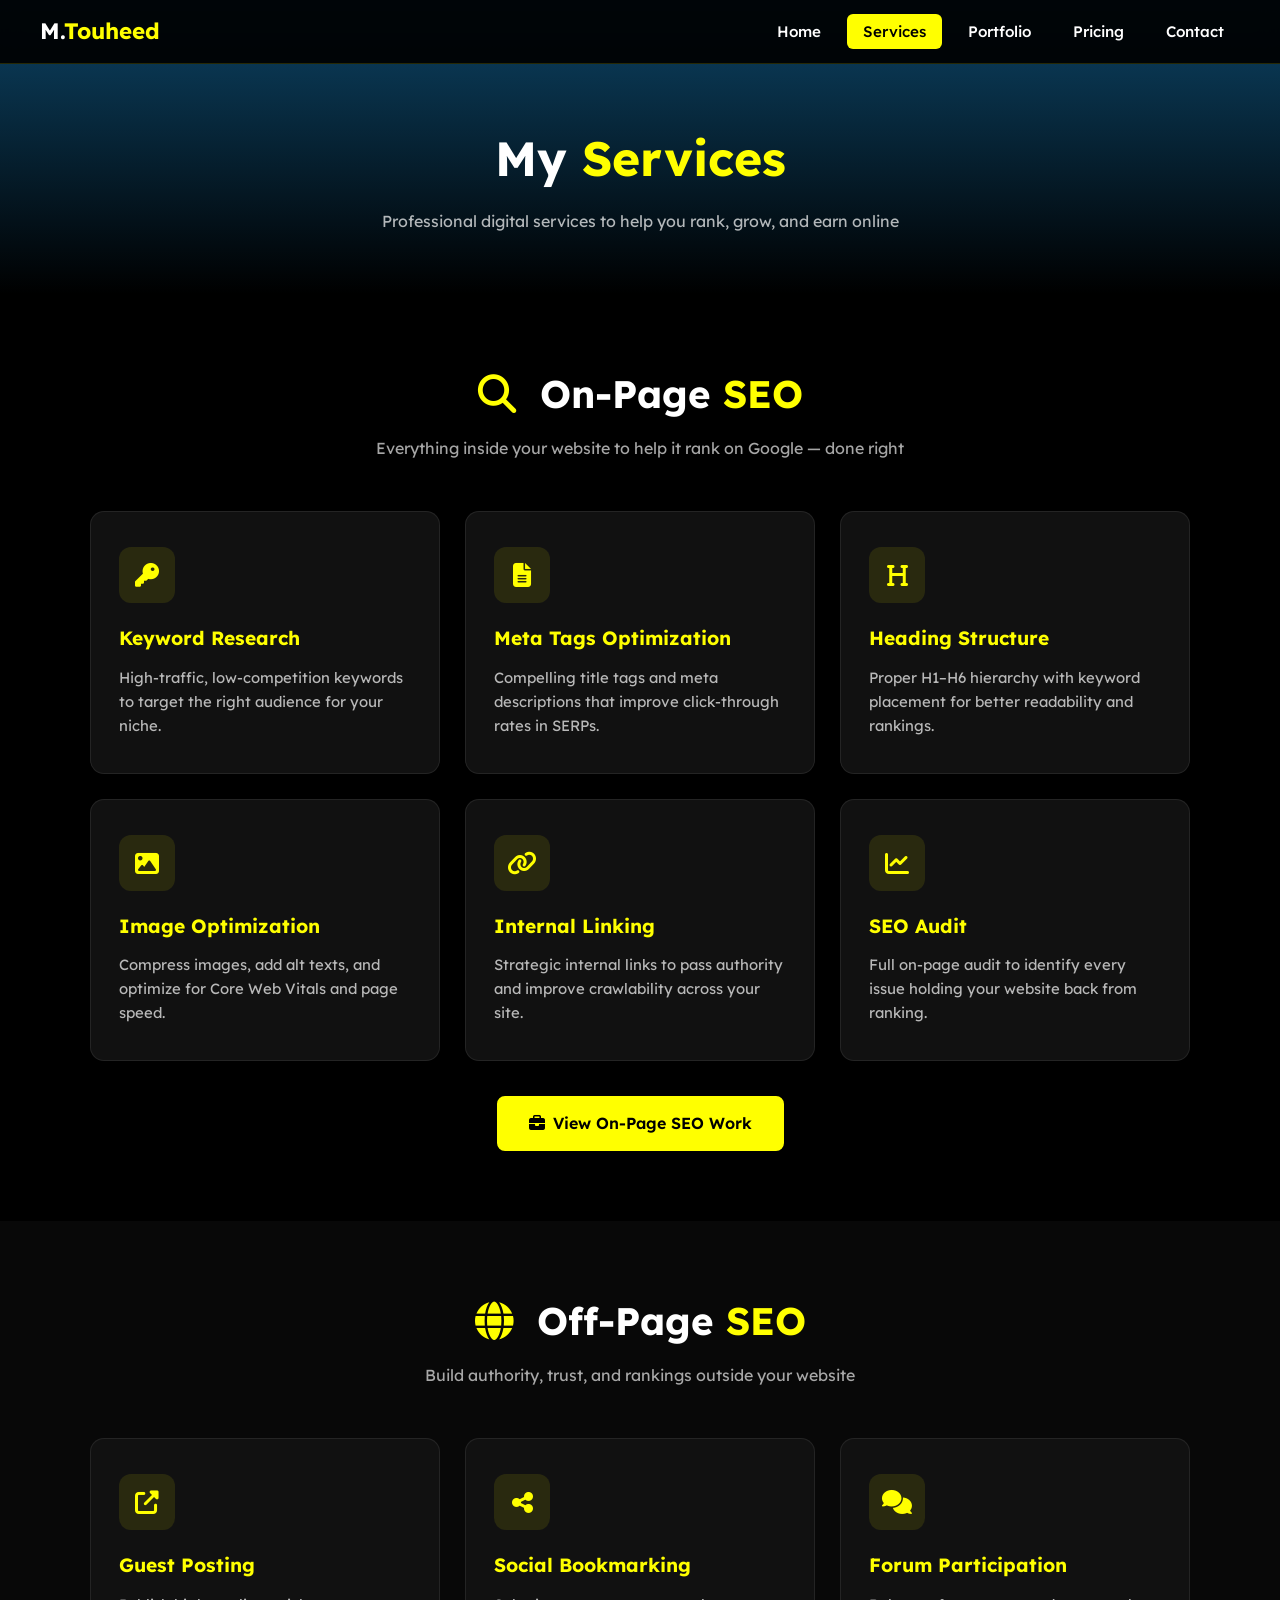
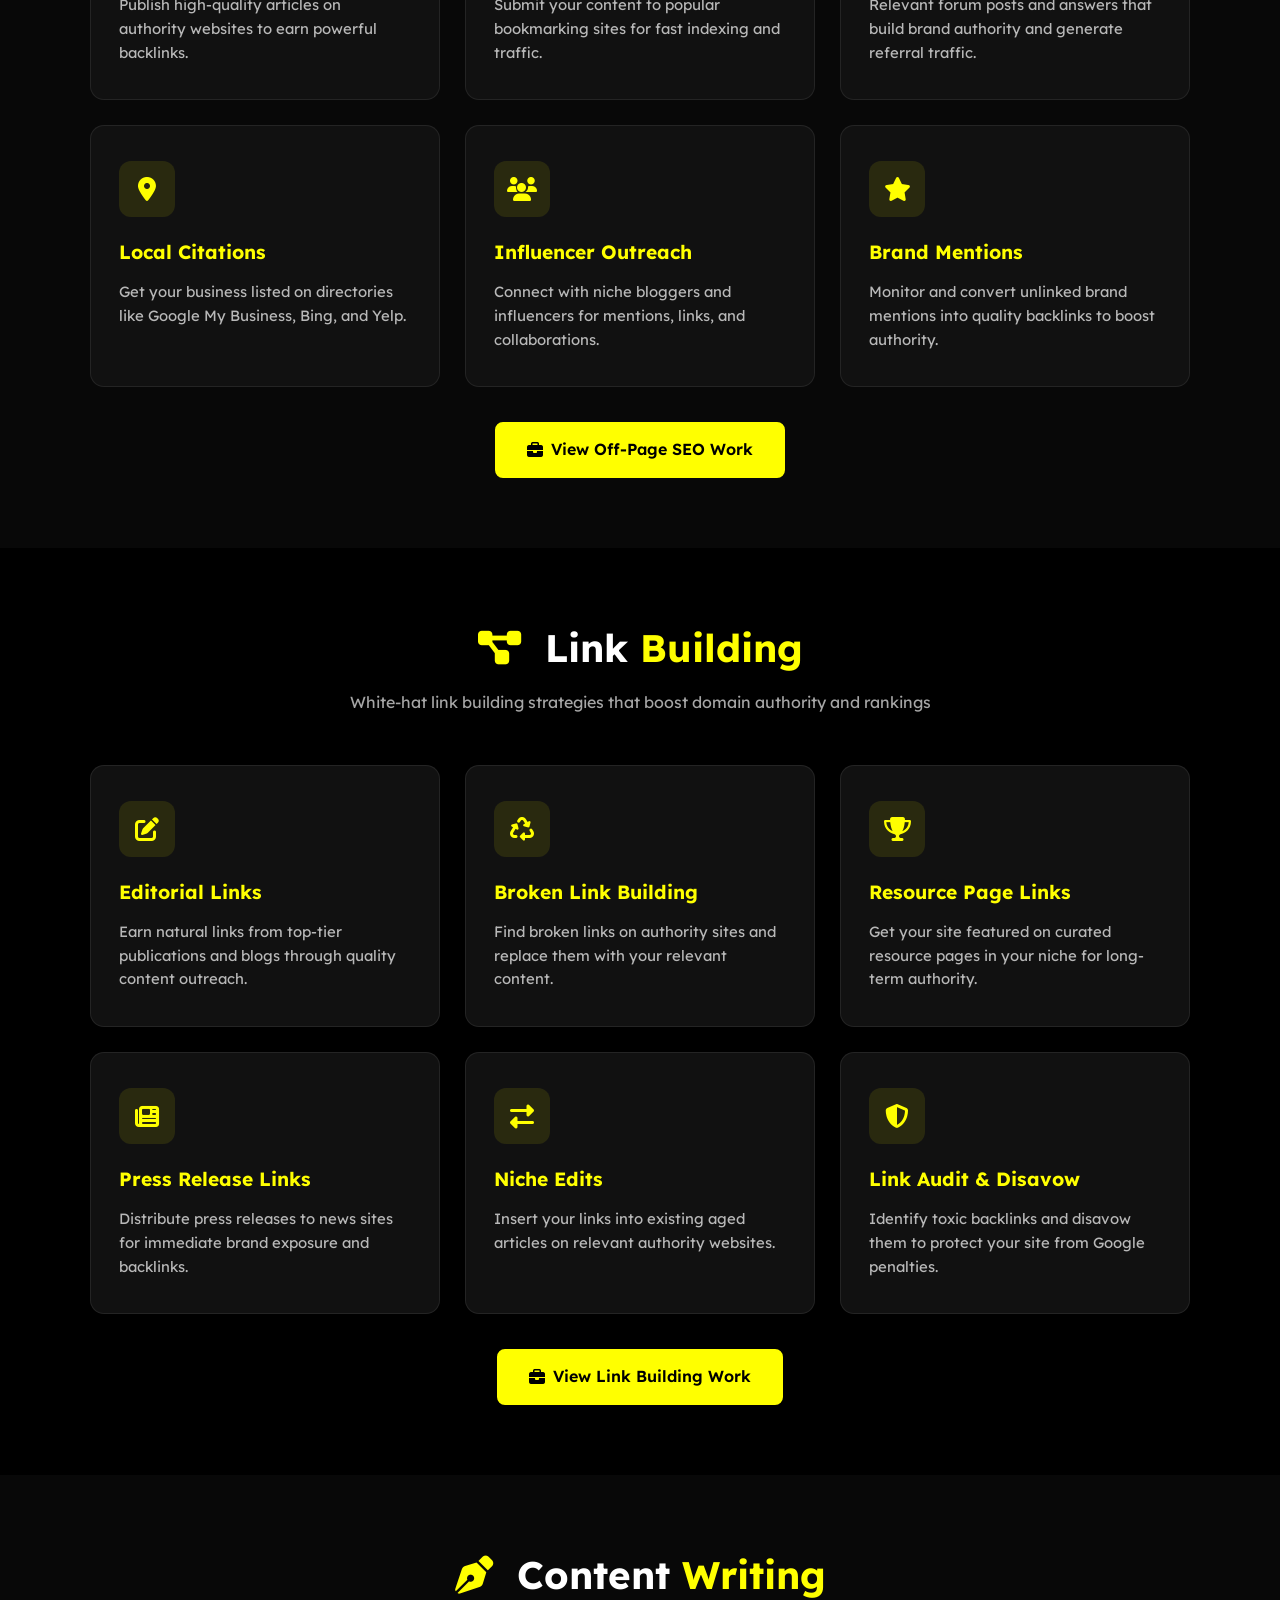
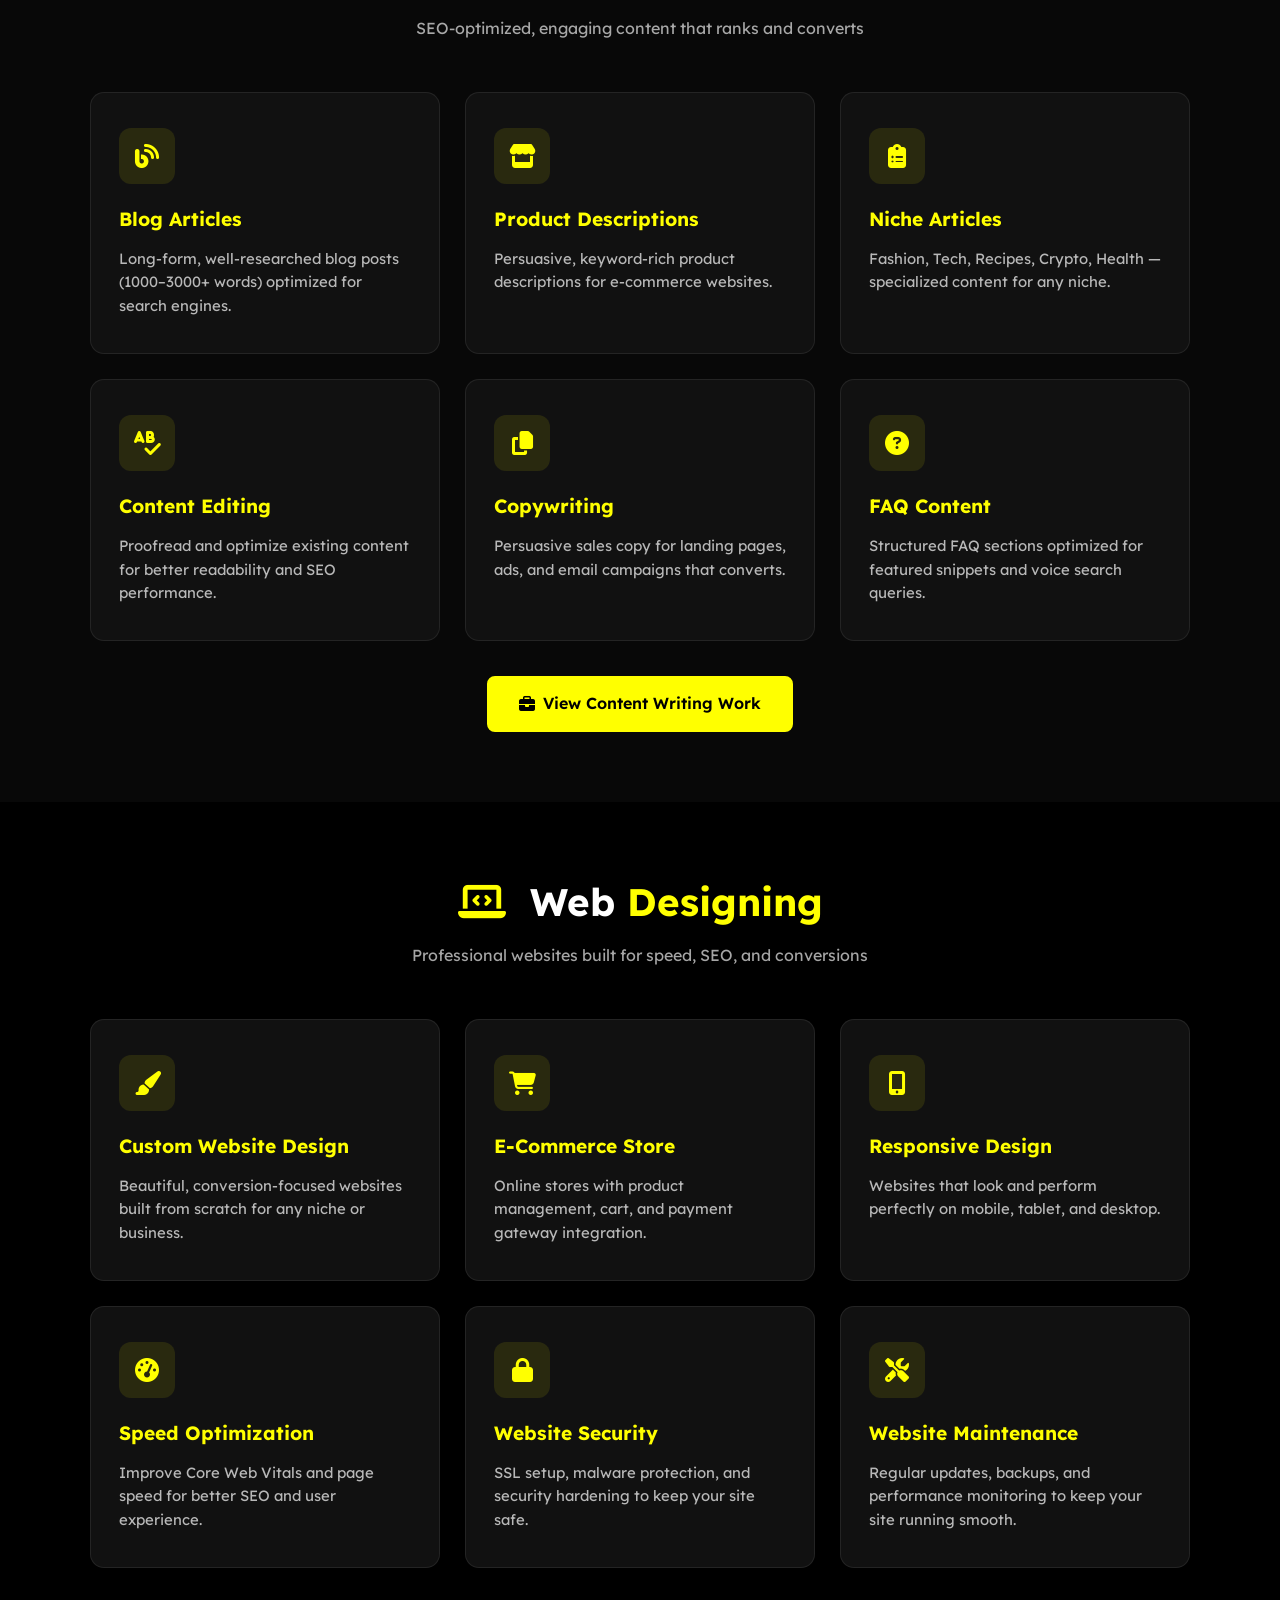
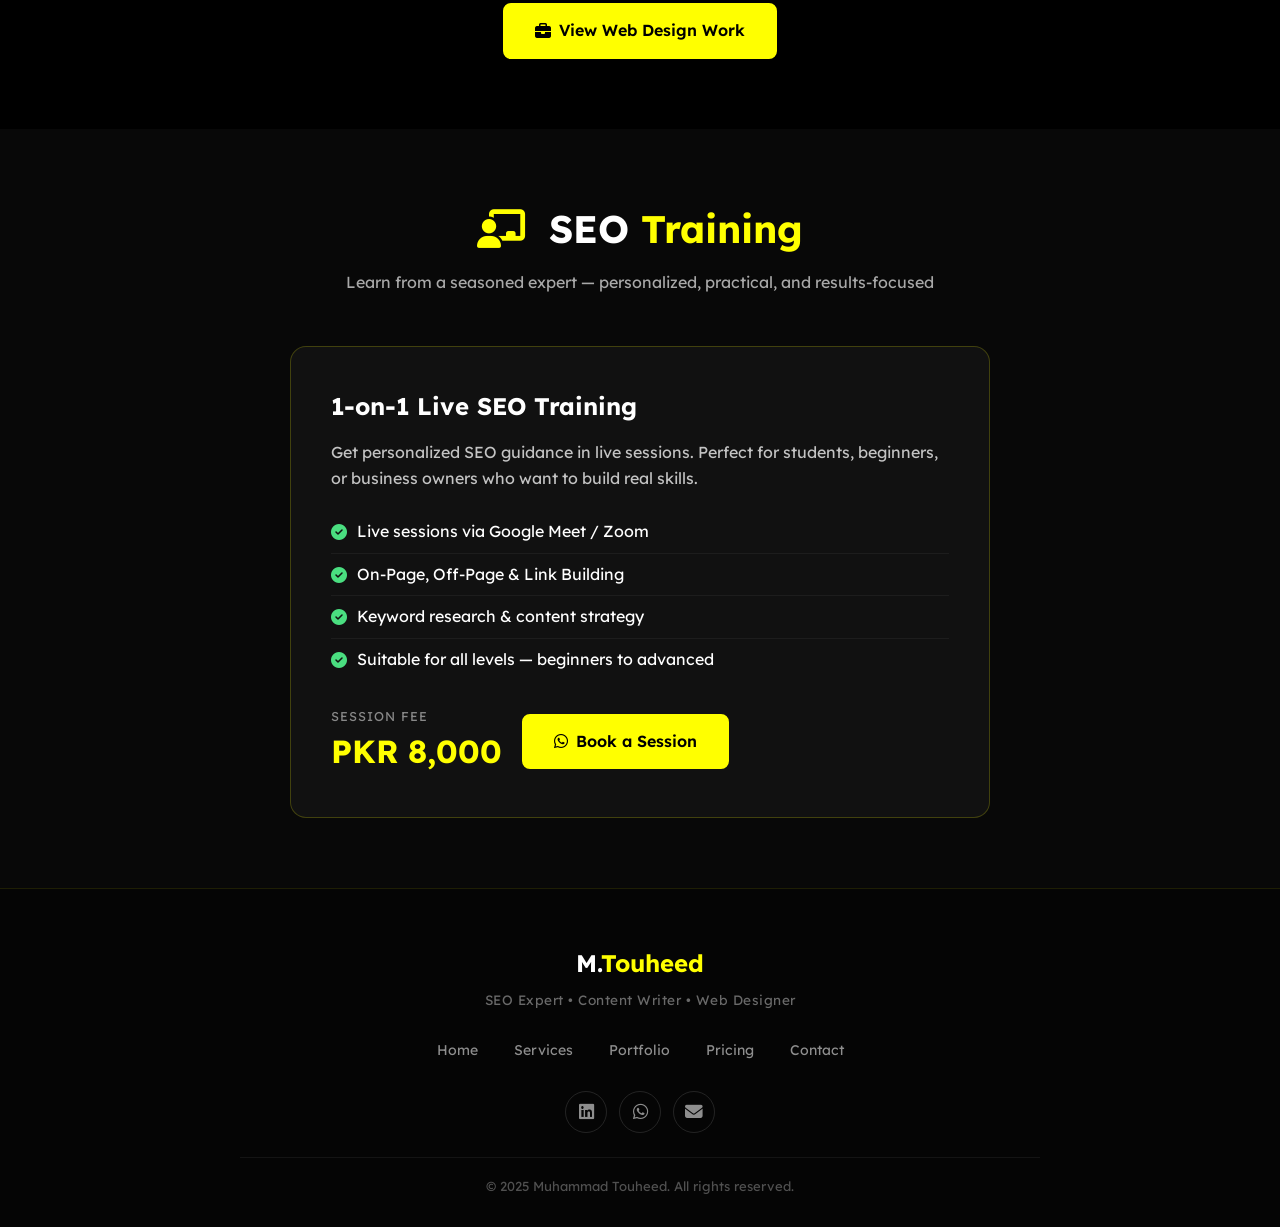
<file: pages/services.html>
<!DOCTYPE html>
<html lang="en">
<head>
  <meta charset="UTF-8">
  <meta name="viewport" content="width=device-width, initial-scale=1.0">
  <meta name="description" content="Muhammad Touheed - SEO, Content Writing & Web Designing Services">
  <title>Services | Muhammad Touheed</title>
  <link rel="stylesheet" href="../css/style.css">
  <link rel="preconnect" href="https://fonts.googleapis.com">
  <link href="https://fonts.googleapis.com/css2?family=Lexend:wght@300;400;500;600;700&display=swap" rel="stylesheet">
  <link rel="stylesheet" href="https://cdnjs.cloudflare.com/ajax/libs/font-awesome/6.5.0/css/all.min.css">
</head>
<body>

  <nav>
    <a href="../index.html" class="logo">M.<span>Touheed</span></a>
    <button class="hamburger" id="hamburger"><i class="fas fa-bars"></i></button>
    <ul id="nav-menu">
      <li><a href="../index.html">Home</a></li>
      <li><a href="services.html" class="active">Services</a></li>
      <li><a href="portfolio.html">Portfolio</a></li>
      <li><a href="pricing.html">Pricing</a></li>
      <li><a href="contact.html">Contact</a></li>
    </ul>
  </nav>

  <div class="page-hero">
    <h1>My <span>Services</span></h1>
    <p>Professional digital services to help you rank, grow, and earn online</p>
  </div>

  <!-- ON-PAGE SEO -->
  <section style="padding:70px 20px; background:#000;">
    <div class="container">
      <div class="section-title">
        <h2><i class="fas fa-search" style="color:var(--accent);"></i> &nbsp;On-Page <span>SEO</span></h2>
        <p>Everything inside your website to help it rank on Google — done right</p>
      </div>
      <div class="services-grid services-grid-6">
        <div class="service-card">
          <div class="service-icon"><i class="fas fa-key"></i></div>
          <h3>Keyword Research</h3>
          <p>High-traffic, low-competition keywords to target the right audience for your niche.</p>
        </div>
        <div class="service-card">
          <div class="service-icon"><i class="fas fa-file-alt"></i></div>
          <h3>Meta Tags Optimization</h3>
          <p>Compelling title tags and meta descriptions that improve click-through rates in SERPs.</p>
        </div>
        <div class="service-card">
          <div class="service-icon"><i class="fas fa-heading"></i></div>
          <h3>Heading Structure</h3>
          <p>Proper H1–H6 hierarchy with keyword placement for better readability and rankings.</p>
        </div>
        <div class="service-card">
          <div class="service-icon"><i class="fas fa-image"></i></div>
          <h3>Image Optimization</h3>
          <p>Compress images, add alt texts, and optimize for Core Web Vitals and page speed.</p>
        </div>
        <div class="service-card">
          <div class="service-icon"><i class="fas fa-link"></i></div>
          <h3>Internal Linking</h3>
          <p>Strategic internal links to pass authority and improve crawlability across your site.</p>
        </div>
        <div class="service-card">
          <div class="service-icon"><i class="fas fa-chart-line"></i></div>
          <h3>SEO Audit</h3>
          <p>Full on-page audit to identify every issue holding your website back from ranking.</p>
        </div>
      </div>
      <div style="text-align:center; margin-top:35px;">
        <a href="portfolio.html?filter=seo" class="btn btn-primary"><i class="fas fa-briefcase"></i> View On-Page SEO Work</a>
      </div>
    </div>
  </section>

  <!-- OFF-PAGE SEO -->
  <section style="padding:70px 20px; background:#080808;">
    <div class="container">
      <div class="section-title">
        <h2><i class="fas fa-globe" style="color:var(--accent);"></i> &nbsp;Off-Page <span>SEO</span></h2>
        <p>Build authority, trust, and rankings outside your website</p>
      </div>
      <div class="services-grid services-grid-6">
        <div class="service-card">
          <div class="service-icon"><i class="fas fa-external-link-alt"></i></div>
          <h3>Guest Posting</h3>
          <p>Publish high-quality articles on authority websites to earn powerful backlinks.</p>
        </div>
        <div class="service-card">
          <div class="service-icon"><i class="fas fa-share-alt"></i></div>
          <h3>Social Bookmarking</h3>
          <p>Submit your content to popular bookmarking sites for fast indexing and traffic.</p>
        </div>
        <div class="service-card">
          <div class="service-icon"><i class="fas fa-comments"></i></div>
          <h3>Forum Participation</h3>
          <p>Relevant forum posts and answers that build brand authority and generate referral traffic.</p>
        </div>
        <div class="service-card">
          <div class="service-icon"><i class="fas fa-map-marker-alt"></i></div>
          <h3>Local Citations</h3>
          <p>Get your business listed on directories like Google My Business, Bing, and Yelp.</p>
        </div>
        <div class="service-card">
          <div class="service-icon"><i class="fas fa-users"></i></div>
          <h3>Influencer Outreach</h3>
          <p>Connect with niche bloggers and influencers for mentions, links, and collaborations.</p>
        </div>
        <div class="service-card">
          <div class="service-icon"><i class="fas fa-star"></i></div>
          <h3>Brand Mentions</h3>
          <p>Monitor and convert unlinked brand mentions into quality backlinks to boost authority.</p>
        </div>
      </div>
      <div style="text-align:center; margin-top:35px;">
        <a href="portfolio.html?filter=seo" class="btn btn-primary"><i class="fas fa-briefcase"></i> View Off-Page SEO Work</a>
      </div>
    </div>
  </section>

  <!-- LINK BUILDING -->
  <section style="padding:70px 20px; background:#000;">
    <div class="container">
      <div class="section-title">
        <h2><i class="fas fa-project-diagram" style="color:var(--accent);"></i> &nbsp;Link <span>Building</span></h2>
        <p>White-hat link building strategies that boost domain authority and rankings</p>
      </div>
      <div class="services-grid services-grid-6">
        <div class="service-card">
          <div class="service-icon"><i class="fas fa-edit"></i></div>
          <h3>Editorial Links</h3>
          <p>Earn natural links from top-tier publications and blogs through quality content outreach.</p>
        </div>
        <div class="service-card">
          <div class="service-icon"><i class="fas fa-recycle"></i></div>
          <h3>Broken Link Building</h3>
          <p>Find broken links on authority sites and replace them with your relevant content.</p>
        </div>
        <div class="service-card">
          <div class="service-icon"><i class="fas fa-trophy"></i></div>
          <h3>Resource Page Links</h3>
          <p>Get your site featured on curated resource pages in your niche for long-term authority.</p>
        </div>
        <div class="service-card">
          <div class="service-icon"><i class="fas fa-newspaper"></i></div>
          <h3>Press Release Links</h3>
          <p>Distribute press releases to news sites for immediate brand exposure and backlinks.</p>
        </div>
        <div class="service-card">
          <div class="service-icon"><i class="fas fa-exchange-alt"></i></div>
          <h3>Niche Edits</h3>
          <p>Insert your links into existing aged articles on relevant authority websites.</p>
        </div>
        <div class="service-card">
          <div class="service-icon"><i class="fas fa-shield-alt"></i></div>
          <h3>Link Audit & Disavow</h3>
          <p>Identify toxic backlinks and disavow them to protect your site from Google penalties.</p>
        </div>
      </div>
      <div style="text-align:center; margin-top:35px;">
        <a href="portfolio.html?filter=seo" class="btn btn-primary"><i class="fas fa-briefcase"></i> View Link Building Work</a>
      </div>
    </div>
  </section>

  <!-- CONTENT WRITING -->
  <section style="padding:70px 20px; background:#080808;">
    <div class="container">
      <div class="section-title">
        <h2><i class="fas fa-pen-nib" style="color:var(--accent);"></i> &nbsp;Content <span>Writing</span></h2>
        <p>SEO-optimized, engaging content that ranks and converts</p>
      </div>
      <div class="services-grid services-grid-6">
        <div class="service-card">
          <div class="service-icon"><i class="fas fa-blog"></i></div>
          <h3>Blog Articles</h3>
          <p>Long-form, well-researched blog posts (1000–3000+ words) optimized for search engines.</p>
        </div>
        <div class="service-card">
          <div class="service-icon"><i class="fas fa-store"></i></div>
          <h3>Product Descriptions</h3>
          <p>Persuasive, keyword-rich product descriptions for e-commerce websites.</p>
        </div>
        <div class="service-card">
          <div class="service-icon"><i class="fas fa-clipboard-list"></i></div>
          <h3>Niche Articles</h3>
          <p>Fashion, Tech, Recipes, Crypto, Health — specialized content for any niche.</p>
        </div>
        <div class="service-card">
          <div class="service-icon"><i class="fas fa-spell-check"></i></div>
          <h3>Content Editing</h3>
          <p>Proofread and optimize existing content for better readability and SEO performance.</p>
        </div>
        <div class="service-card">
          <div class="service-icon"><i class="fas fa-copy"></i></div>
          <h3>Copywriting</h3>
          <p>Persuasive sales copy for landing pages, ads, and email campaigns that converts.</p>
        </div>
        <div class="service-card">
          <div class="service-icon"><i class="fas fa-question-circle"></i></div>
          <h3>FAQ Content</h3>
          <p>Structured FAQ sections optimized for featured snippets and voice search queries.</p>
        </div>
      </div>
      <div style="text-align:center; margin-top:35px;">
        <a href="portfolio.html?filter=content" class="btn btn-primary"><i class="fas fa-briefcase"></i> View Content Writing Work</a>
      </div>
    </div>
  </section>

  <!-- WEB DESIGNING -->
  <section style="padding:70px 20px; background:#000;">
    <div class="container">
      <div class="section-title">
        <h2><i class="fas fa-laptop-code" style="color:var(--accent);"></i> &nbsp;Web <span>Designing</span></h2>
        <p>Professional websites built for speed, SEO, and conversions</p>
      </div>
      <div class="services-grid services-grid-6">
        <div class="service-card">
          <div class="service-icon"><i class="fas fa-paint-brush"></i></div>
          <h3>Custom Website Design</h3>
          <p>Beautiful, conversion-focused websites built from scratch for any niche or business.</p>
        </div>
        <div class="service-card">
          <div class="service-icon"><i class="fas fa-shopping-cart"></i></div>
          <h3>E-Commerce Store</h3>
          <p>Online stores with product management, cart, and payment gateway integration.</p>
        </div>
        <div class="service-card">
          <div class="service-icon"><i class="fas fa-mobile-alt"></i></div>
          <h3>Responsive Design</h3>
          <p>Websites that look and perform perfectly on mobile, tablet, and desktop.</p>
        </div>
        <div class="service-card">
          <div class="service-icon"><i class="fas fa-tachometer-alt"></i></div>
          <h3>Speed Optimization</h3>
          <p>Improve Core Web Vitals and page speed for better SEO and user experience.</p>
        </div>
        <div class="service-card">
          <div class="service-icon"><i class="fas fa-lock"></i></div>
          <h3>Website Security</h3>
          <p>SSL setup, malware protection, and security hardening to keep your site safe.</p>
        </div>
        <div class="service-card">
          <div class="service-icon"><i class="fas fa-tools"></i></div>
          <h3>Website Maintenance</h3>
          <p>Regular updates, backups, and performance monitoring to keep your site running smooth.</p>
        </div>
      </div>
      <div style="text-align:center; margin-top:35px;">
        <a href="portfolio.html?filter=web" class="btn btn-primary"><i class="fas fa-briefcase"></i> View Web Design Work</a>
      </div>
    </div>
  </section>

  <!-- SEO TRAINING -->
  <section style="padding:70px 20px; background:#080808;">
    <div class="container">
      <div class="section-title">
        <h2><i class="fas fa-chalkboard-teacher" style="color:var(--accent);"></i> &nbsp;SEO <span>Training</span></h2>
        <p>Learn from a seasoned expert — personalized, practical, and results-focused</p>
      </div>
      <div style="max-width:700px; margin:0 auto; background:var(--card-bg); border:1px solid rgba(255,255,0,0.2); border-radius:16px; padding:40px;">
        <h3 style="font-size:1.5rem; margin-bottom:15px;">1-on-1 Live SEO Training</h3>
        <p style="color:rgba(255,255,255,0.75); margin-bottom:20px;">Get personalized SEO guidance in live sessions. Perfect for students, beginners, or business owners who want to build real skills.</p>
        <ul style="list-style:none; margin-bottom:25px;">
          <li style="padding:8px 0; border-bottom:1px solid rgba(255,255,255,0.05); display:flex; gap:10px; align-items:center;"><i class="fas fa-check-circle" style="color:#4ade80;"></i> Live sessions via Google Meet / Zoom</li>
          <li style="padding:8px 0; border-bottom:1px solid rgba(255,255,255,0.05); display:flex; gap:10px; align-items:center;"><i class="fas fa-check-circle" style="color:#4ade80;"></i> On-Page, Off-Page & Link Building</li>
          <li style="padding:8px 0; border-bottom:1px solid rgba(255,255,255,0.05); display:flex; gap:10px; align-items:center;"><i class="fas fa-check-circle" style="color:#4ade80;"></i> Keyword research & content strategy</li>
          <li style="padding:8px 0; display:flex; gap:10px; align-items:center;"><i class="fas fa-check-circle" style="color:#4ade80;"></i> Suitable for all levels — beginners to advanced</li>
        </ul>
        <div style="display:flex; align-items:center; gap:20px; flex-wrap:wrap;">
          <div>
            <div style="font-size:0.8rem; color:rgba(255,255,255,0.5); text-transform:uppercase; letter-spacing:1px;">Session Fee</div>
            <div style="font-size:2rem; font-weight:700; color:var(--accent);">PKR 8,000</div>
          </div>
          <a href="contact.html" class="btn btn-primary"><i class="fab fa-whatsapp"></i> Book a Session</a>
        </div>
      </div>
    </div>
  </section>

  <!-- FOOTER -->
  <footer>
    <div class="footer-inner">
      <div class="footer-logo">M.<span>Touheed</span></div>
      <p class="footer-tagline">SEO Expert &bull; Content Writer &bull; Web Designer</p>
      <div class="footer-links">
        <a href="../index.html">Home</a>
        <a href="services.html">Services</a>
        <a href="portfolio.html">Portfolio</a>
        <a href="pricing.html">Pricing</a>
        <a href="contact.html">Contact</a>
      </div>
      <div class="footer-socials">
        <a href="https://www.linkedin.com/in/muhammad-touheed-7295093a2" target="_blank" class="fsoc linkedin"><i class="fab fa-linkedin"></i></a>
        <a href="https://wa.me/923220778250" target="_blank" class="fsoc whatsapp"><i class="fab fa-whatsapp"></i></a>
        <a href="mailto:seoagency.global1@gmail.com" class="fsoc email"><i class="fas fa-envelope"></i></a>
      </div>
      <p class="footer-copy">&copy; 2025 Muhammad Touheed. All rights reserved.</p>
    </div>
  </footer>

  <script src="../js/main.js"></script>
</body>
</html>
</file>
<file: css/style.css>
/* ===== GLOBAL STYLES ===== */
* { margin: 0; padding: 0; box-sizing: border-box; }

:root {
  --primary: #0c4466;
  --accent: #ffff00;
  --dark: #000;
  --light: #f9f9f9;
  --text: #ffffff;
  --card-bg: #111;
}

html { scroll-behavior: smooth; }

::selection { background: var(--accent); color: #000; }

body {
  font-family: 'Lexend', 'Open Sans', Arial, sans-serif;
  background: var(--dark);
  color: var(--text);
  line-height: 1.6;
}

/* ===== NAVBAR ===== */
nav {
  position: fixed;
  top: 0; width: 100%;
  background: rgba(0,0,0,0.92);
  backdrop-filter: blur(10px);
  z-index: 1000;
  padding: 0 40px;
  display: flex;
  align-items: center;
  justify-content: space-between;
  height: 64px;
  border-bottom: 1px solid rgba(255,255,0,0.15);
}

nav .logo {
  font-size: 1.4rem;
  font-weight: 700;
  color: var(--text);
  text-decoration: none;
}

nav .logo span { color: var(--accent); }

nav ul {
  list-style: none;
  display: flex;
  gap: 10px;
}

nav ul li a {
  color: var(--text);
  text-decoration: none;
  padding: 8px 16px;
  border-radius: 6px;
  font-size: 0.95rem;
  font-weight: 500;
  transition: all 0.2s;
}

nav ul li a:hover,
nav ul li a.active {
  background: var(--accent);
  color: #000;
}

.hamburger {
  display: none;
  font-size: 1.5rem;
  cursor: pointer;
  color: var(--text);
  background: none;
  border: none;
}

/* ===== HERO SECTION ===== */
.hero {
  min-height: 100vh;
  background: #000;
  display: flex;
  align-items: center;
  justify-content: center;
  text-align: center;
  padding: 100px 20px 60px;
  position: relative;
  overflow: hidden;
}

.hero::before {
  content: '';
  position: absolute;
  inset: 0;
  background: radial-gradient(ellipse at 50% 40%, rgba(12,68,102,0.55) 0%, transparent 65%);
}

/* animated grid lines */
.hero::after {
  content: '';
  position: absolute;
  inset: 0;
  background-image:
    linear-gradient(rgba(255,255,0,0.03) 1px, transparent 1px),
    linear-gradient(90deg, rgba(255,255,0,0.03) 1px, transparent 1px);
  background-size: 60px 60px;
  z-index: 0;
}

.hero-content { position: relative; z-index: 1; max-width: 820px; }

.hero-badge {
  display: inline-flex;
  align-items: center;
  gap: 7px;
  background: rgba(255,255,0,0.08);
  border: 1px solid rgba(255,255,0,0.25);
  color: var(--accent);
  font-size: 0.82rem;
  font-weight: 600;
  padding: 6px 16px;
  border-radius: 50px;
  margin-bottom: 22px;
  letter-spacing: 0.5px;
  text-transform: uppercase;
}

.hero-badge span { width:7px; height:7px; background:#4ade80; border-radius:50%; display:inline-block; animation: pulse 2s infinite; }

@keyframes pulse {
  0%,100% { opacity:1; transform:scale(1); }
  50% { opacity:0.5; transform:scale(1.4); }
}

.hero h1 {
  font-size: clamp(2.2rem, 5.5vw, 4rem);
  font-weight: 700;
  line-height: 1.15;
  margin-bottom: 20px;
  letter-spacing: -0.5px;
}

.hero h1 span { color: var(--accent); }

.hero h1 .role {
  display: block;
  font-size: clamp(1.1rem, 2.5vw, 1.5rem);
  font-weight: 400;
  color: rgba(255,255,255,0.6);
  margin-top: 8px;
  letter-spacing: 0;
}

.hero p {
  font-size: 1.1rem;
  color: rgba(255,255,255,0.75);
  margin-bottom: 35px;
  max-width: 580px;
  margin-left: auto;
  margin-right: auto;
  line-height: 1.7;
}

.btn {
  display: inline-flex;
  align-items: center;
  gap: 8px;
  padding: 13px 30px;
  border-radius: 8px;
  font-weight: 600;
  font-size: 1rem;
  text-decoration: none;
  transition: all 0.25s;
  cursor: pointer;
  border: 2px solid transparent;
}

.btn-primary {
  background: var(--accent);
  color: #000;
  border-color: var(--accent);
}

.btn-primary:hover {
  background: transparent;
  color: var(--accent);
}

.btn-outline {
  background: transparent;
  color: var(--text);
  border-color: rgba(255,255,255,0.4);
}

.btn-outline:hover {
  border-color: var(--accent);
  color: var(--accent);
}

.hero-btns { display: flex; gap: 15px; justify-content: center; flex-wrap: wrap; }

/* ===== STATS ROW ===== */
.stats {
  display: flex;
  justify-content: center;
  gap: 0;
  flex-wrap: wrap;
  margin-top: 55px;
  padding-top: 40px;
  border-top: 1px solid rgba(255,255,255,0.08);
}

.stat-item {
  text-align: center;
  padding: 10px 35px;
  border-right: 1px solid rgba(255,255,255,0.08);
}

.stat-item:last-child { border-right: none; }

.stat-item .number {
  font-size: 2.2rem;
  font-weight: 700;
  color: var(--accent);
  line-height: 1;
}

.stat-item .label {
  font-size: 0.8rem;
  color: rgba(255,255,255,0.5);
  margin-top: 5px;
  text-transform: uppercase;
  letter-spacing: 0.5px;
}

/* ===== SECTION STYLES ===== */
section { padding: 80px 20px; }

.container { max-width: 1100px; margin: 0 auto; }

.section-title {
  text-align: center;
  margin-bottom: 50px;
}

.section-title h2 {
  font-size: clamp(1.8rem, 3vw, 2.5rem);
  font-weight: 700;
  color: var(--text);
}

.section-title h2 span { color: var(--accent); }

.section-title p {
  color: rgba(255,255,255,0.65);
  margin-top: 10px;
  font-size: 1rem;
}

/* ===== SKILLS ===== */
.skills-section { padding: 80px 20px; background: #050505; }

.skills-grid {
  display: grid;
  grid-template-columns: 1fr 1fr;
  gap: 16px 50px;
}

.skill-item { margin-bottom: 8px; }

.skill-header {
  display: flex;
  justify-content: space-between;
  margin-bottom: 7px;
  font-size: 0.9rem;
  font-weight: 500;
}

.skill-header span:last-child { color: var(--accent); font-weight: 700; }

.skill-bar {
  height: 6px;
  background: rgba(255,255,255,0.07);
  border-radius: 10px;
  overflow: hidden;
}

.skill-fill {
  height: 100%;
  background: linear-gradient(90deg, var(--primary), var(--accent));
  border-radius: 10px;
  width: 0;
  transition: width 1.2s ease;
}

/* ===== ABOUT SECTION ===== */
.about { background: #080808; }

.about-grid {
  display: grid;
  grid-template-columns: 1fr 1.1fr;
  gap: 70px;
  align-items: center;
}

.about-img {
  position: relative;
}

.about-img::before {
  content: '';
  position: absolute;
  inset: -3px;
  border-radius: 20px;
  background: linear-gradient(135deg, var(--accent), var(--primary));
  z-index: 0;
  opacity: 0.5;
}

.about-img img {
  width: 100%;
  border-radius: 18px;
  position: relative;
  z-index: 1;
  display: block;
}

.about-text h2 { font-size: 2.2rem; margin-bottom: 20px; line-height: 1.2; }
.about-text h2 span { color: var(--accent); }
.about-text p { color: rgba(255,255,255,0.75); margin-bottom: 14px; font-size: 0.96rem; line-height: 1.75; }

.about-highlights {
  display: grid;
  grid-template-columns: 1fr 1fr;
  gap: 12px;
  margin: 22px 0;
}

.highlight-item {
  display: flex;
  align-items: center;
  gap: 10px;
  background: rgba(255,255,255,0.03);
  border: 1px solid rgba(255,255,255,0.06);
  border-radius: 10px;
  padding: 12px 14px;
  font-size: 0.88rem;
}

.highlight-item i { color: var(--accent); font-size: 1rem; flex-shrink: 0; }

.social-links { display: flex; gap: 12px; margin-top: 22px; flex-wrap: wrap; }

.social-link {
  display: flex;
  align-items: center;
  gap: 8px;
  padding: 10px 18px;
  border: 1.5px solid rgba(255,255,255,0.2);
  border-radius: 8px;
  color: var(--text);
  text-decoration: none;
  font-size: 0.9rem;
  transition: all 0.2s;
}

.social-link:hover {
  border-color: var(--accent);
  color: var(--accent);
  background: rgba(255,255,0,0.05);
}

.social-link i { font-size: 1.1rem; }
.social-link.linkedin i { color: #0a66c2; }
.social-link.whatsapp i { color: #25d366; }
.social-link.email i { color: #ea4335; }
.social-link:hover i { color: var(--accent) !important; }

/* ===== CTA STRIP ===== */
.cta-strip {
  background: linear-gradient(90deg, #0c4466 0%, #1a6490 50%, #0c4466 100%);
  padding: 50px 20px;
  text-align: center;
}

.cta-strip h2 { font-size: 1.8rem; margin-bottom: 10px; }
.cta-strip p { color: rgba(255,255,255,0.75); margin-bottom: 25px; }

/* ===== SERVICES SECTION ===== */
.services-grid {
  display: grid;
  grid-template-columns: repeat(auto-fit, minmax(280px, 1fr));
  gap: 25px;
}

.service-card {
  background: var(--card-bg);
  border: 1px solid rgba(255,255,255,0.08);
  border-radius: 14px;
  padding: 35px 28px;
  transition: all 0.3s;
  position: relative;
  overflow: hidden;
}

.service-card::before {
  content: '';
  position: absolute;
  top: 0; left: 0; right: 0;
  height: 3px;
  background: var(--accent);
  transform: scaleX(0);
  transition: transform 0.3s;
}

.service-card:hover::before { transform: scaleX(1); }
.service-card:hover { border-color: rgba(255,255,0,0.2); transform: translateY(-4px); }

.service-icon {
  width: 56px; height: 56px;
  background: rgba(255,255,0,0.1);
  border-radius: 12px;
  display: flex;
  align-items: center;
  justify-content: center;
  font-size: 1.5rem;
  color: var(--accent);
  margin-bottom: 20px;
}

.service-card h3 { font-size: 1.2rem; margin-bottom: 12px; color: var(--accent); }
.service-card p { color: rgba(255,255,255,0.7); font-size: 0.93rem; }

/* ===== PORTFOLIO/PROJECTS ===== */
.portfolio-filters {
  display: flex;
  justify-content: center;
  gap: 10px;
  flex-wrap: wrap;
  margin-bottom: 40px;
}

.filter-btn {
  padding: 8px 22px;
  border-radius: 50px;
  border: 1.5px solid rgba(255,255,255,0.15);
  background: transparent;
  color: rgba(255,255,255,0.65);
  font-size: 0.88rem;
  font-weight: 500;
  cursor: pointer;
  transition: all 0.2s;
  font-family: inherit;
}

.filter-btn:hover,
.filter-btn.active {
  background: var(--accent);
  border-color: var(--accent);
  color: #000;
  font-weight: 700;
}

.projects-grid {
  display: grid;
  grid-template-columns: repeat(auto-fit, minmax(310px, 1fr));
  gap: 25px;
}

.project-card {
  background: var(--card-bg);
  border: 1px solid rgba(255,255,255,0.07);
  border-radius: 16px;
  overflow: hidden;
  transition: all 0.3s;
  display: flex;
  flex-direction: column;
}

.project-card:hover {
  border-color: rgba(255,255,0,0.3);
  transform: translateY(-6px);
  box-shadow: 0 20px 40px rgba(0,0,0,0.4);
}

.project-thumb {
  position: relative;
  overflow: hidden;
  height: 200px;
  background: #1a1a2e;
}

.project-thumb img {
  width: 100%;
  height: 100%;
  object-fit: cover;
  transition: transform 0.4s;
}

.project-card:hover .project-thumb img { transform: scale(1.05); }

.project-thumb .overlay {
  position: absolute;
  inset: 0;
  background: rgba(0,0,0,0.6);
  display: flex;
  align-items: center;
  justify-content: center;
  opacity: 0;
  transition: opacity 0.3s;
}

.project-card:hover .overlay { opacity: 1; }

.overlay a {
  color: #000;
  background: var(--accent);
  padding: 10px 22px;
  border-radius: 8px;
  font-weight: 700;
  text-decoration: none;
  font-size: 0.9rem;
  display: flex;
  align-items: center;
  gap: 7px;
}

.project-info { padding: 22px; flex: 1; display: flex; flex-direction: column; }

.project-info .tag {
  display: inline-flex;
  align-items: center;
  gap: 5px;
  background: rgba(255,255,0,0.08);
  color: var(--accent);
  font-size: 0.72rem;
  font-weight: 700;
  padding: 4px 12px;
  border-radius: 20px;
  margin-bottom: 12px;
  letter-spacing: 0.5px;
  text-transform: uppercase;
  width: fit-content;
}

.project-info h3 { font-size: 1.05rem; margin-bottom: 8px; line-height: 1.4; }
.project-info p { color: rgba(255,255,255,0.6); font-size: 0.88rem; margin-bottom: 16px; flex: 1; line-height: 1.6; }

.project-link {
  display: inline-flex;
  align-items: center;
  gap: 6px;
  color: var(--accent);
  text-decoration: none;
  font-size: 0.88rem;
  font-weight: 600;
  transition: gap 0.2s;
  margin-top: auto;
}

.project-link:hover { gap: 10px; }

/* ===== PRICING SECTION ===== */
.pricing-grid {
  display: grid;
  grid-template-columns: repeat(auto-fit, minmax(280px, 1fr));
  gap: 25px;
  max-width: 1000px;
  margin: 0 auto;
}

.pricing-card {
  background: var(--card-bg);
  border: 1px solid rgba(255,255,255,0.1);
  border-radius: 16px;
  padding: 35px 28px;
  position: relative;
  transition: all 0.3s;
}

.pricing-card.featured {
  border-color: var(--accent);
  background: #0c1a22;
}

.featured-badge {
  position: absolute;
  top: -14px;
  left: 50%;
  transform: translateX(-50%);
  background: var(--accent);
  color: #000;
  font-size: 0.75rem;
  font-weight: 700;
  padding: 4px 16px;
  border-radius: 20px;
  white-space: nowrap;
  text-transform: uppercase;
  letter-spacing: 0.5px;
}

.pricing-card:hover { transform: translateY(-5px); }

.pricing-card .plan-name { font-size: 0.85rem; font-weight: 600; color: var(--accent); text-transform: uppercase; letter-spacing: 1px; margin-bottom: 10px; }
.pricing-card .price { font-size: 2.2rem; font-weight: 700; margin-bottom: 5px; }
.pricing-card .price span { font-size: 1rem; font-weight: 400; color: rgba(255,255,255,0.6); }
.pricing-card .desc { color: rgba(255,255,255,0.6); font-size: 0.9rem; margin-bottom: 25px; }

.pricing-features { list-style: none; margin-bottom: 28px; }
.pricing-features li {
  display: flex;
  align-items: flex-start;
  gap: 10px;
  padding: 7px 0;
  color: rgba(255,255,255,0.8);
  font-size: 0.92rem;
  border-bottom: 1px solid rgba(255,255,255,0.05);
}

.pricing-features li i { color: #4ade80; font-size: 0.85rem; margin-top: 3px; flex-shrink: 0; }

/* ===== TESTIMONIALS ===== */
.testimonials { background: #080808; }

.testimonials-grid {
  display: grid;
  grid-template-columns: repeat(auto-fit, minmax(280px, 1fr));
  gap: 25px;
}

.testimonial-card {
  background: var(--card-bg);
  border: 1px solid rgba(255,255,255,0.08);
  border-radius: 14px;
  padding: 28px;
  position: relative;
}

.testimonial-card::before {
  content: '\201C';
  position: absolute;
  top: 15px; right: 20px;
  font-size: 4rem;
  color: rgba(255,255,0,0.15);
  font-family: Georgia, serif;
  line-height: 1;
}

.stars { color: #fbbf24; margin-bottom: 12px; font-size: 0.9rem; }
.testimonial-card p { color: rgba(255,255,255,0.75); font-size: 0.92rem; margin-bottom: 20px; font-style: italic; }
.reviewer { display: flex; align-items: center; gap: 12px; }
.reviewer-avatar {
  width: 42px; height: 42px;
  background: var(--primary);
  border-radius: 50%;
  display: flex;
  align-items: center;
  justify-content: center;
  font-weight: 700;
  font-size: 1rem;
  color: var(--accent);
}

.reviewer-name { font-weight: 600; font-size: 0.95rem; }
.reviewer-title { font-size: 0.8rem; color: rgba(255,255,255,0.5); }

/* ===== CONTACT SECTION ===== */
.contact { background: #080808; }

.contact-grid {
  display: grid;
  grid-template-columns: 1fr 1.2fr;
  gap: 60px;
  align-items: start;
}

.contact-info h3 { font-size: 1.5rem; margin-bottom: 15px; }
.contact-info p { color: rgba(255,255,255,0.7); margin-bottom: 30px; }

.contact-item {
  display: flex;
  align-items: center;
  gap: 14px;
  margin-bottom: 18px;
}

.contact-item .icon {
  width: 44px; height: 44px;
  background: rgba(255,255,0,0.08);
  border-radius: 10px;
  display: flex;
  align-items: center;
  justify-content: center;
  font-size: 1.1rem;
  color: var(--accent);
  flex-shrink: 0;
}

.contact-item a { color: var(--text); text-decoration: none; font-size: 0.95rem; }
.contact-item a:hover { color: var(--accent); }

.contact-form { display: flex; flex-direction: column; gap: 16px; }

.form-group { display: flex; flex-direction: column; gap: 6px; }
.form-group label { font-size: 0.88rem; color: rgba(255,255,255,0.7); font-weight: 500; }

.form-group input,
.form-group textarea,
.form-group select {
  background: #111;
  border: 1.5px solid rgba(255,255,255,0.12);
  border-radius: 8px;
  padding: 12px 14px;
  color: var(--text);
  font-family: inherit;
  font-size: 0.95rem;
  transition: border-color 0.2s;
  resize: vertical;
}

.form-group input:focus,
.form-group textarea:focus,
.form-group select:focus {
  outline: none;
  border-color: var(--accent);
}

.form-group textarea { min-height: 130px; }

/* ===== FOOTER ===== */
footer {
  background: #050505;
  border-top: 1px solid rgba(255,255,0,0.1);
  padding: 55px 20px 30px;
  text-align: center;
}

footer .footer-inner { max-width: 800px; margin: 0 auto; }

footer .footer-logo { font-size: 1.5rem; font-weight: 700; margin-bottom: 6px; }
footer .footer-logo span { color: var(--accent); }

.footer-tagline {
  color: rgba(255,255,255,0.4);
  font-size: 0.85rem;
  margin-bottom: 22px;
  letter-spacing: 0.5px;
}

footer .footer-links {
  display: flex;
  justify-content: center;
  gap: 6px;
  flex-wrap: wrap;
  margin: 0 0 22px;
}

footer .footer-links a {
  color: rgba(255,255,255,0.55);
  text-decoration: none;
  font-size: 0.88rem;
  padding: 6px 14px;
  border-radius: 6px;
  transition: all 0.2s;
  border: 1px solid transparent;
}

footer .footer-links a:hover {
  color: var(--accent);
  border-color: rgba(255,255,0,0.2);
  background: rgba(255,255,0,0.04);
}

.footer-socials {
  display: flex;
  justify-content: center;
  gap: 12px;
  margin-bottom: 24px;
}

.fsoc {
  width: 42px; height: 42px;
  border-radius: 50%;
  display: flex;
  align-items: center;
  justify-content: center;
  font-size: 1.1rem;
  border: 1.5px solid rgba(255,255,255,0.12);
  color: rgba(255,255,255,0.55);
  text-decoration: none;
  transition: all 0.25s;
}

.fsoc:hover { transform: translateY(-3px); }
.fsoc.linkedin:hover { color: #0a66c2; border-color: #0a66c2; background: rgba(10,102,194,0.1); }
.fsoc.whatsapp:hover { color: #25d366; border-color: #25d366; background: rgba(37,211,102,0.1); }
.fsoc.email:hover { color: #ea4335; border-color: #ea4335; background: rgba(234,67,53,0.1); }

.footer-copy {
  color: rgba(255,255,255,0.3);
  font-size: 0.82rem;
  padding-top: 18px;
  border-top: 1px solid rgba(255,255,255,0.06);
}

/* ===== 6-COL SERVICES GRID ===== */
.services-grid-6 {
  grid-template-columns: repeat(3, 1fr);
}

@media (max-width: 900px) {
  .services-grid-6 { grid-template-columns: repeat(2, 1fr); }
}

@media (max-width: 560px) {
  .services-grid-6 { grid-template-columns: 1fr; }
}
.page-hero {
  padding: 120px 20px 60px;
  text-align: center;
  background: linear-gradient(180deg, #0c4466 0%, #000 100%);
}

.page-hero h1 { font-size: clamp(2rem, 4vw, 3rem); font-weight: 700; }
.page-hero h1 span { color: var(--accent); }
.page-hero p { color: rgba(255,255,255,0.7); margin-top: 12px; font-size: 1rem; }

/* ===== MOBILE ===== */
@media (max-width: 768px) {
  nav ul { display: none; flex-direction: column; position: absolute; top: 64px; left: 0; right: 0; background: rgba(0,0,0,0.97); padding: 20px; gap: 5px; border-top: 1px solid rgba(255,255,255,0.06); }
  nav ul.open { display: flex; }
  .hamburger { display: block; }
  .about-grid, .contact-grid { grid-template-columns: 1fr; gap: 40px; }
  .about-highlights { grid-template-columns: 1fr; }
  .skills-grid { grid-template-columns: 1fr; }
  .stats { gap: 0; }
  .stat-item { padding: 10px 20px; border-right: none; border-bottom: 1px solid rgba(255,255,255,0.06); }
  .stat-item:last-child { border-bottom: none; }
  nav { padding: 0 20px; }
}

/* ===== FAQ ACCORDION ===== */
.faq-item {
  background: var(--card-bg);
  border: 1px solid rgba(255,255,255,0.07);
  border-radius: 12px;
  overflow: hidden;
  transition: border-color 0.2s;
}

.faq-item.open {
  border-color: rgba(255,255,0,0.25);
}

.faq-q {
  width: 100%;
  background: none;
  border: none;
  color: var(--text);
  font-family: inherit;
  font-size: 0.97rem;
  font-weight: 600;
  padding: 18px 20px;
  display: flex;
  justify-content: space-between;
  align-items: center;
  cursor: pointer;
  text-align: left;
  gap: 12px;
}

.faq-q i {
  color: var(--accent);
  font-size: 0.85rem;
  flex-shrink: 0;
  transition: transform 0.3s;
}

.faq-item.open .faq-q i {
  transform: rotate(180deg);
}

.faq-a {
  max-height: 0;
  overflow: hidden;
  color: rgba(255,255,255,0.65);
  font-size: 0.92rem;
  line-height: 1.7;
  padding: 0 20px;
  transition: max-height 0.35s ease, padding 0.3s;
}

.faq-item.open .faq-a {
  max-height: 200px;
  padding: 0 20px 18px;
}
</file>
